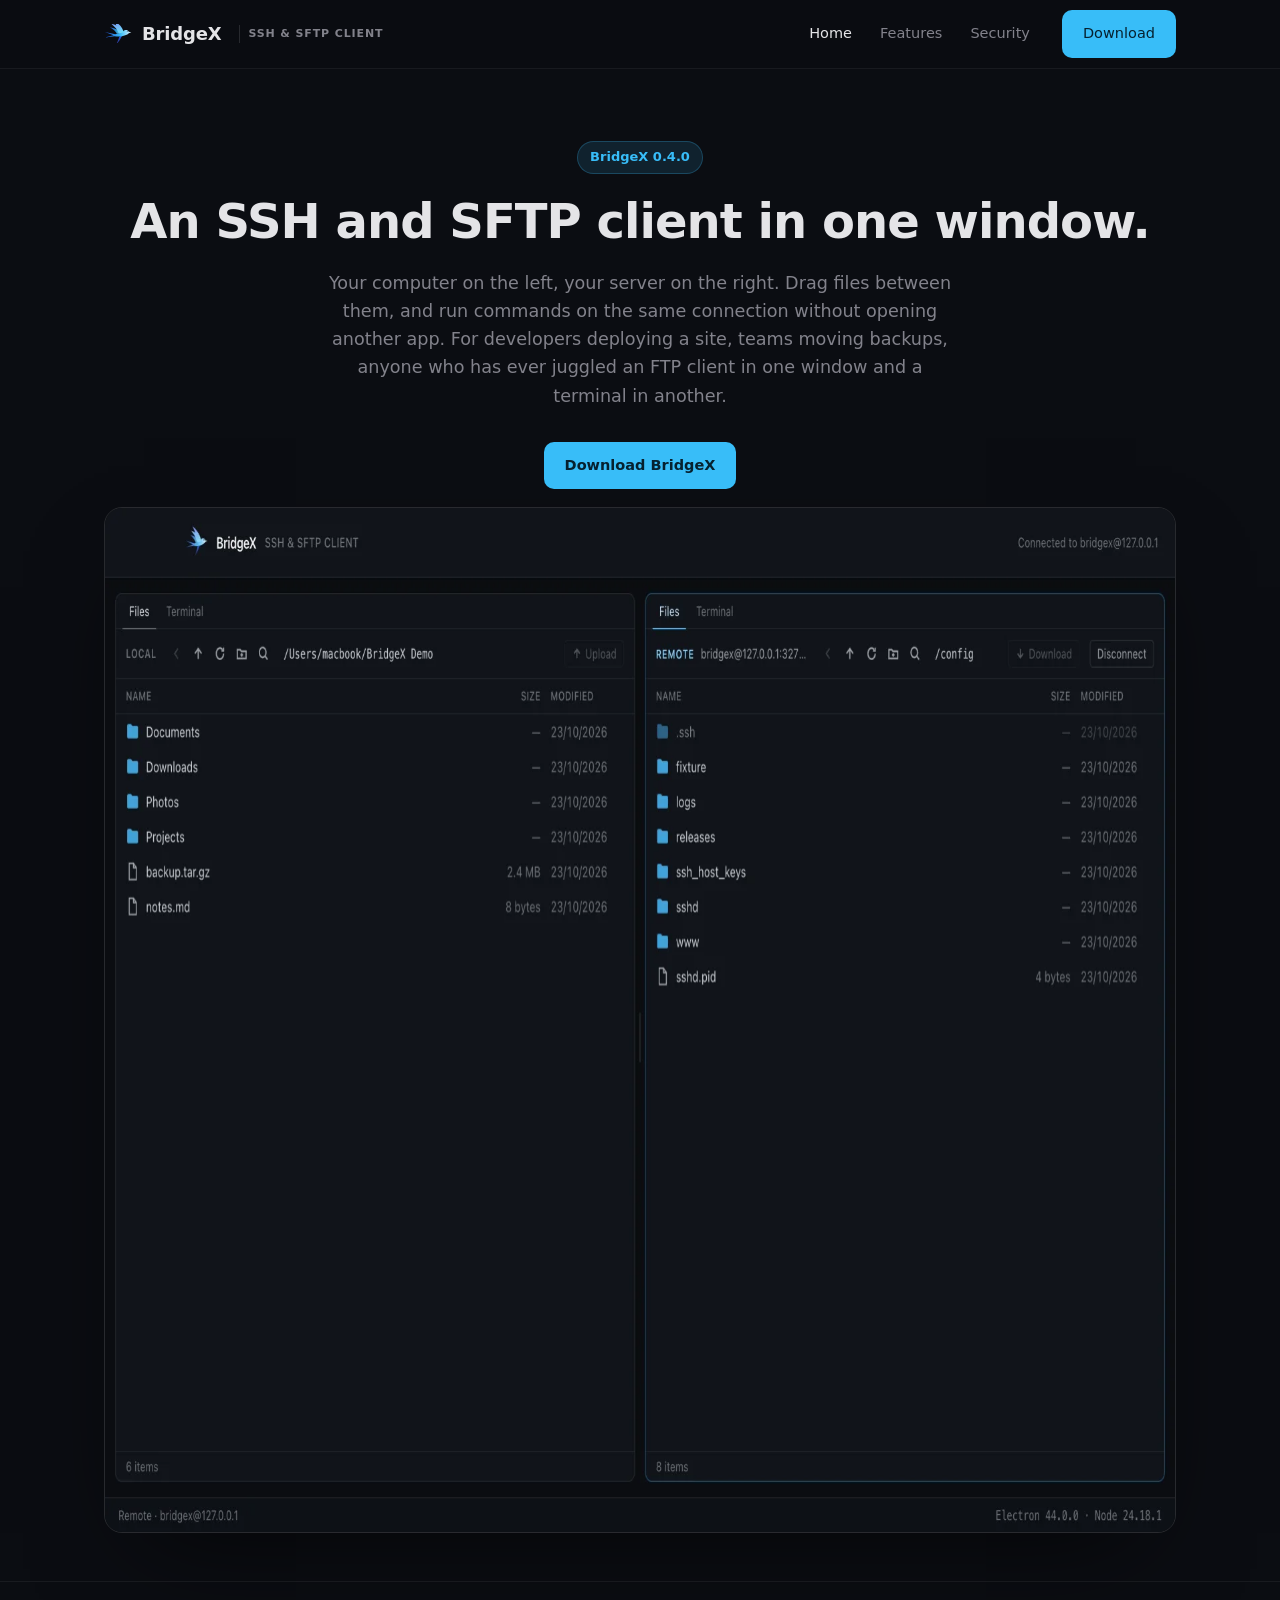
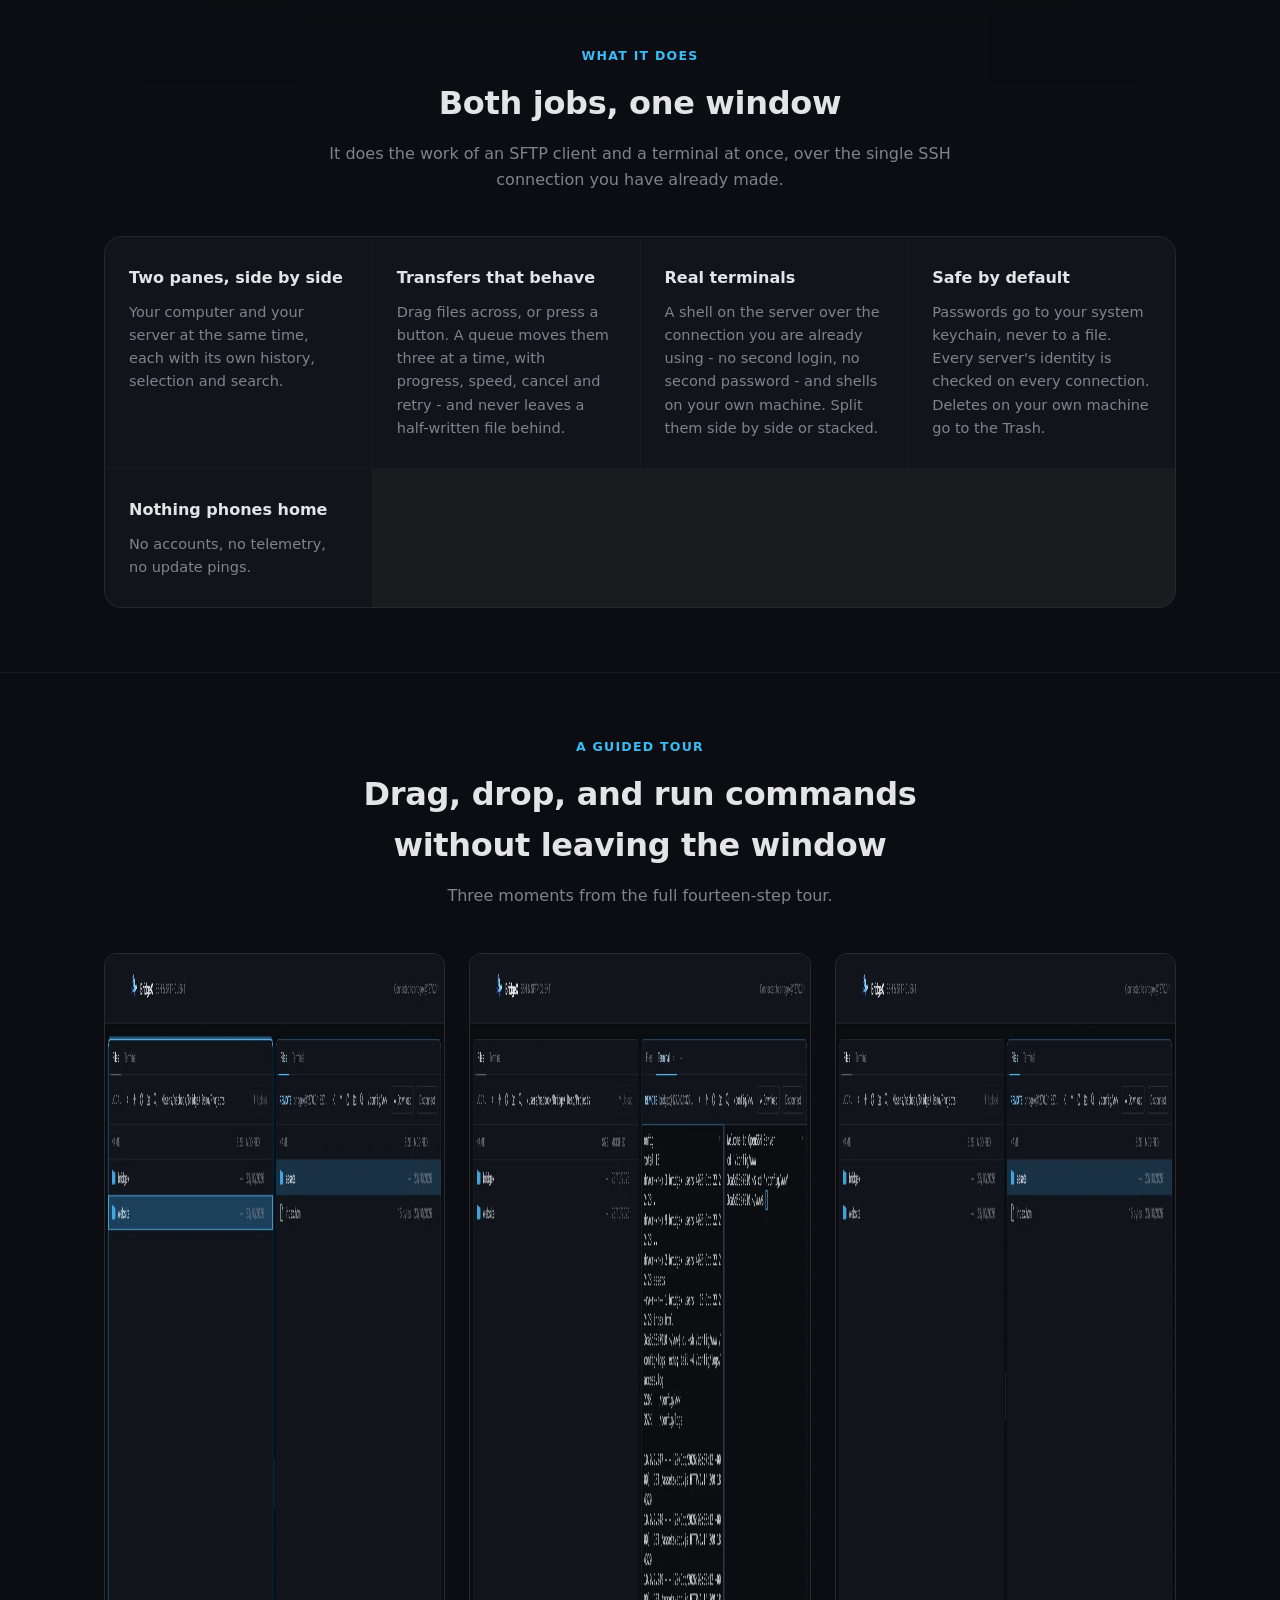
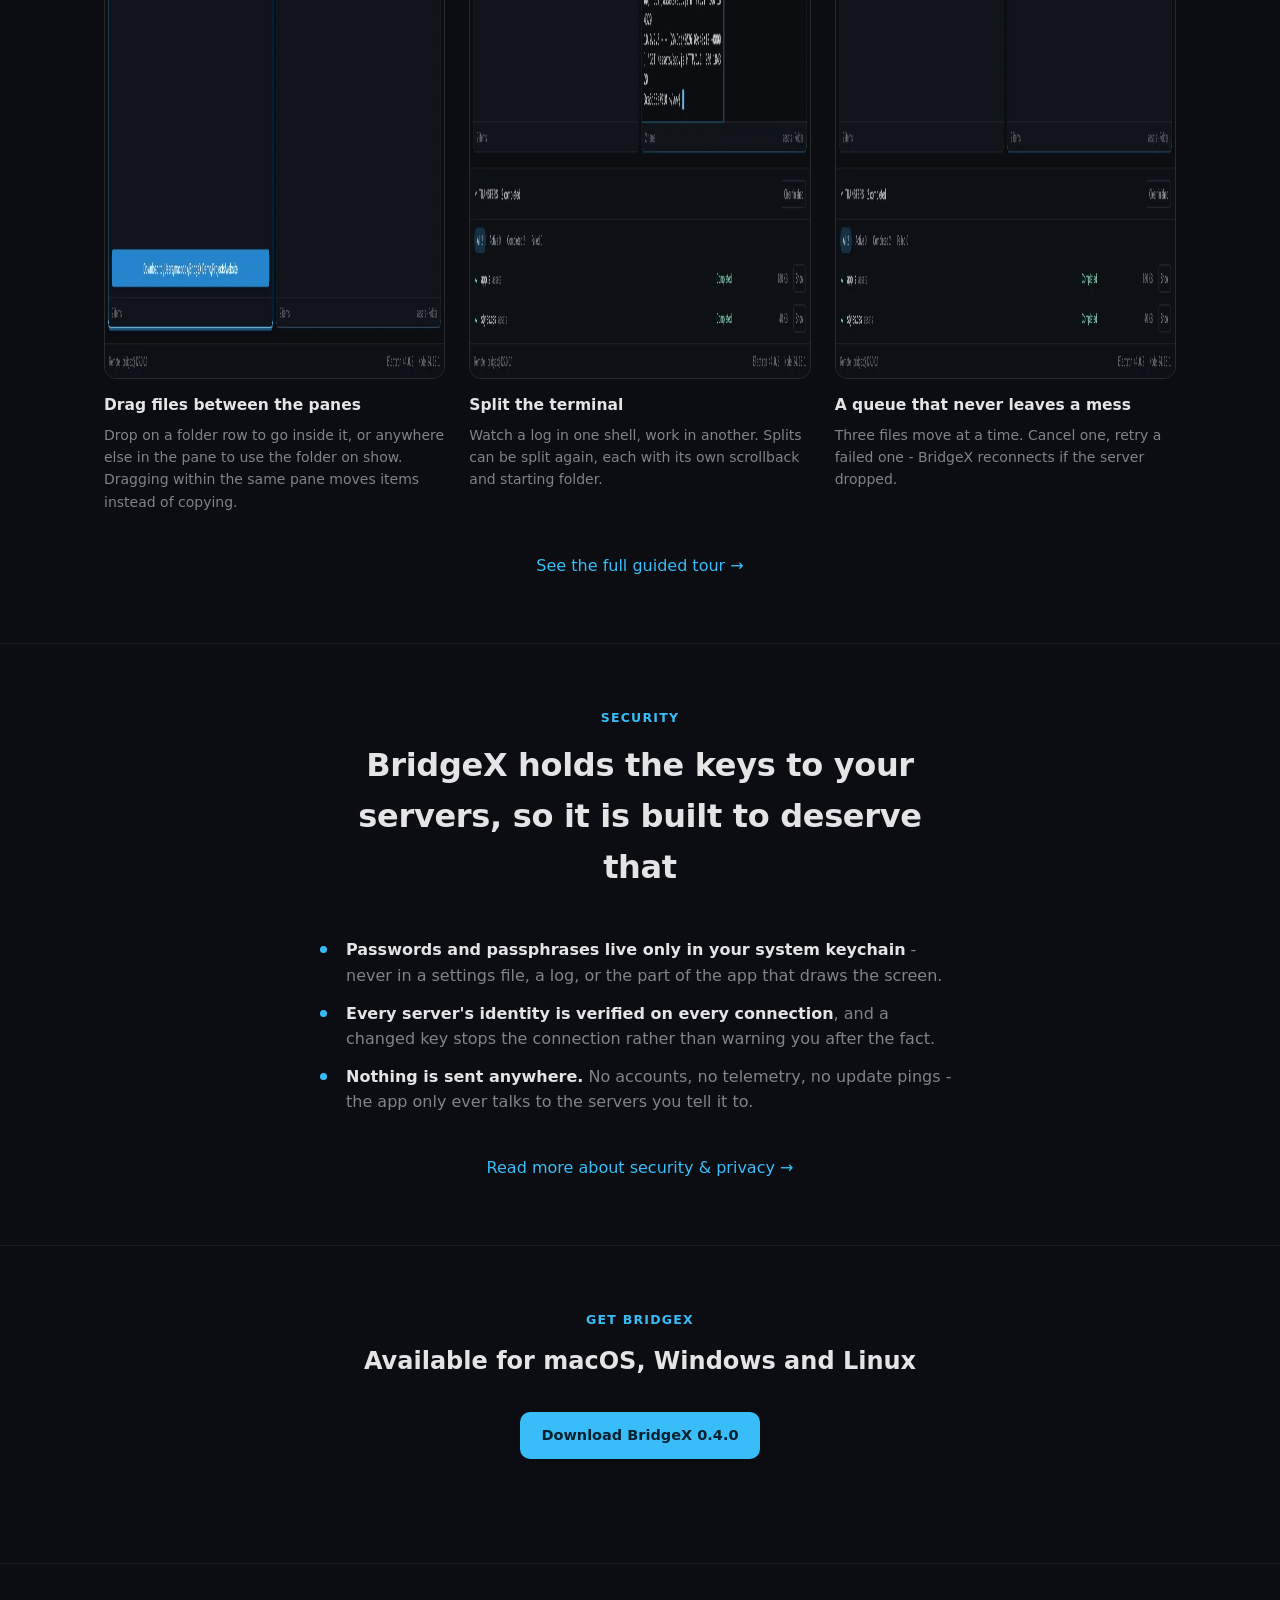
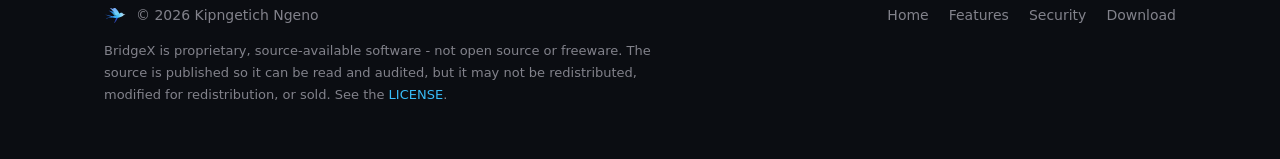
<file: index.html>
<!doctype html>
<html lang="en">
<head>
  <meta charset="utf-8" />
  <meta name="viewport" content="width=device-width, initial-scale=1" />
  <title>BridgeX - an SSH and SFTP client in one window</title>
  <meta name="description" content="BridgeX is a desktop SSH and SFTP client: your computer on the left, your server on the right, with real terminals built in. Drag files between the panes, run commands over the same connection." />
  <meta property="og:type" content="website" />
  <meta property="og:title" content="BridgeX - an SSH and SFTP client in one window" />
  <meta property="og:description" content="Your computer on the left, your server on the right. Drag files between them, and run commands on the same connection without opening another app." />
  <meta property="og:image" content="assets/img/brand/og-icon.png" />
  <meta name="twitter:card" content="summary_large_image" />
  <link rel="icon" type="image/svg+xml" href="assets/img/brand/icon.svg" />
  <link rel="icon" type="image/png" sizes="32x32" href="assets/img/brand/favicon-32.png" />
  <link rel="icon" type="image/png" sizes="16x16" href="assets/img/brand/favicon-16.png" />
  <link rel="apple-touch-icon" href="assets/img/brand/apple-touch-icon.png" />
  <link rel="stylesheet" href="assets/css/styles.css?v=2" />
</head>
<body>
  <header class="site-header">
    <div class="wrap">
      <a class="brand" href="index.html">
        <svg viewBox="0 0 120 80" width="28" height="19" aria-hidden="true" focusable="false">
          <defs>
            <linearGradient id="bm-body-h" x1="0" y1="0" x2="1" y2="0">
              <stop offset="0" stop-color="#1d4ed8"/>
              <stop offset="0.6" stop-color="#38bdf8"/>
              <stop offset="1" stop-color="#e0f2fe"/>
            </linearGradient>
            <linearGradient id="bm-wing-h" x1="0" y1="0" x2="1" y2="1">
              <stop offset="0" stop-color="#818cf8"/>
              <stop offset="1" stop-color="#67e8f9"/>
            </linearGradient>
            <linearGradient id="bm-farwing-h" x1="1" y1="0" x2="0" y2="1">
              <stop offset="0" stop-color="#2563eb"/>
              <stop offset="1" stop-color="#312e81"/>
            </linearGradient>
          </defs>
          <path d="M78 45 C70 55 57 65 37 74 C49 63 58 55 62 49 Z" fill="url(#bm-farwing-h)" transform="rotate(-23.4 78 45)"/>
          <path d="M117 35 L106 32.5 C104 27 97.5 24.5 91.5 25.5 C86 26.5 82.5 29.5 80.5 33 C72 36 60 39.5 48 43.5 L4 34 L41 47.5 L3 57 L45 51.5 C60 55 78 53.5 91 48 C98 45 103 42 106.5 38.5 Z" fill="url(#bm-body-h)"/>
          <g transform="translate(79 39) rotate(18) scale(1.1) translate(-79 -39)">
            <path d="M77 38 C65 30 51 25 26 25 C40 30 52 37 58 44 Z" fill="url(#bm-body-h)" opacity="0.85" transform="rotate(-7.2 77 38)"/>
            <path d="M83 35 C75 20 59 8 28 2 C37 8 43 13 47 17.5 C40 16.5 33 16.5 27 17.5 C43 24 56 32 64 41.5 Z" fill="url(#bm-wing-h)"/>
          </g>
          <circle cx="99.5" cy="31" r="1.9" fill="#0b1026"/>
        </svg>
        <span class="brand-name">BridgeX</span>
        <span class="brand-tag">SSH &amp; SFTP Client</span>
      </a>
      <button class="nav-toggle" aria-label="Toggle menu" aria-expanded="false">
        <svg width="18" height="18" viewBox="0 0 18 18" fill="none" aria-hidden="true"><path d="M2 4.5h14M2 9h14M2 13.5h14" stroke="currentColor" stroke-width="1.4" stroke-linecap="round"/></svg>
      </button>
      <nav class="main-nav">
        <a href="index.html" aria-current="page">Home</a>
        <a href="features.html">Features</a>
        <a href="security.html">Security</a>
        <a class="btn btn-primary" href="download.html">Download</a>
      </nav>
    </div>
  </header>

  <main>
    <section class="hero">
      <div class="wrap">
        <span class="version-pill">BridgeX 0.4.0</span>
        <h1>An SSH and SFTP client in one window.</h1>
        <p class="hero-sub">
          Your computer on the left, your server on the right. Drag files between
          them, and run commands on the same connection without opening another
          app. For developers deploying a site, teams moving backups, anyone
          who has ever juggled an FTP client in one window and a terminal in
          another.
        </p>
        <div class="hero-ctas">
          <a class="btn btn-primary" href="download.html">Download BridgeX</a>
        </div>
        <p class="hero-download-count" data-download-count="total" hidden>⬇ - downloads so far</p>
        <div class="hero-shot">
          <img src="assets/img/screenshots/06-connected.webp" width="1600" height="1024" alt="BridgeX connected to a server, with the local computer on the left and the server's files on the right" loading="eager" />
        </div>
      </div>
    </section>

    <section>
      <div class="wrap">
        <div class="section-head">
          <span class="eyebrow">What it does</span>
          <h2>Both jobs, one window</h2>
          <p>It does the work of an SFTP client and a terminal at once, over the single SSH connection you have already made.</p>
        </div>
        <div class="feature-grid">
          <div class="feature-card">
            <h3>Two panes, side by side</h3>
            <p>Your computer and your server at the same time, each with its own history, selection and search.</p>
          </div>
          <div class="feature-card">
            <h3>Transfers that behave</h3>
            <p>Drag files across, or press a button. A queue moves them three at a time, with progress, speed, cancel and retry - and never leaves a half-written file behind.</p>
          </div>
          <div class="feature-card">
            <h3>Real terminals</h3>
            <p>A shell on the server over the connection you are already using - no second login, no second password - and shells on your own machine. Split them side by side or stacked.</p>
          </div>
          <div class="feature-card">
            <h3>Safe by default</h3>
            <p>Passwords go to your system keychain, never to a file. Every server's identity is checked on every connection. Deletes on your own machine go to the Trash.</p>
          </div>
          <div class="feature-card">
            <h3>Nothing phones home</h3>
            <p>No accounts, no telemetry, no update pings.</p>
          </div>
        </div>
      </div>
    </section>

    <section>
      <div class="wrap">
        <div class="section-head">
          <span class="eyebrow">A guided tour</span>
          <h2>Drag, drop, and run commands without leaving the window</h2>
          <p>Three moments from the full fourteen-step tour.</p>
        </div>
        <div class="tour-grid">
          <div class="tour-card">
            <figure><img src="assets/img/screenshots/08-drag-and-drop.webp" width="1600" height="1024" alt="A folder being dragged from the server pane onto a local folder" loading="lazy" /></figure>
            <h3>Drag files between the panes</h3>
            <p>Drop on a folder row to go inside it, or anywhere else in the pane to use the folder on show. Dragging within the same pane moves items instead of copying.</p>
          </div>
          <div class="tour-card">
            <figure><img src="assets/img/screenshots/11-terminal-split.webp" width="1600" height="1024" alt="One terminal tab divided into two shells, side by side" loading="lazy" /></figure>
            <h3>Split the terminal</h3>
            <p>Watch a log in one shell, work in another. Splits can be split again, each with its own scrollback and starting folder.</p>
          </div>
          <div class="tour-card">
            <figure><img src="assets/img/screenshots/09-transfers.webp" width="1600" height="1024" alt="The transfer queue, with two completed downloads" loading="lazy" /></figure>
            <h3>A queue that never leaves a mess</h3>
            <p>Three files move at a time. Cancel one, retry a failed one - BridgeX reconnects if the server dropped.</p>
          </div>
        </div>
        <div class="center-link">
          <a href="features.html">See the full guided tour →</a>
        </div>
      </div>
    </section>

    <section>
      <div class="wrap">
        <div class="section-head">
          <span class="eyebrow">Security</span>
          <h2>BridgeX holds the keys to your servers, so it is built to deserve that</h2>
        </div>
        <ul class="check-list" style="max-width: 640px; margin: 0 auto;">
          <li><strong>Passwords and passphrases live only in your system keychain</strong> - never in a settings file, a log, or the part of the app that draws the screen.</li>
          <li><strong>Every server's identity is verified on every connection</strong>, and a changed key stops the connection rather than warning you after the fact.</li>
          <li><strong>Nothing is sent anywhere.</strong> No accounts, no telemetry, no update pings - the app only ever talks to the servers you tell it to.</li>
        </ul>
        <div class="center-link">
          <a href="security.html">Read more about security &amp; privacy →</a>
        </div>
      </div>
    </section>

    <section>
      <div class="wrap text-center">
        <span class="eyebrow">Get BridgeX</span>
        <h2 style="margin: 0 0 32px;">Available for macOS, Windows and Linux</h2>
        <a class="btn btn-primary" href="download.html">Download BridgeX 0.4.0</a>
      </div>
    </section>
  </main>

  <footer class="site-footer">
    <div class="wrap">
      <div>
        <div class="footer-brand">
          <svg viewBox="0 0 120 80" width="22" height="15" aria-hidden="true" focusable="false">
            <defs>
              <linearGradient id="bm-body-f" x1="0" y1="0" x2="1" y2="0">
                <stop offset="0" stop-color="#1d4ed8"/>
                <stop offset="0.6" stop-color="#38bdf8"/>
                <stop offset="1" stop-color="#e0f2fe"/>
              </linearGradient>
              <linearGradient id="bm-wing-f" x1="0" y1="0" x2="1" y2="1">
                <stop offset="0" stop-color="#818cf8"/>
                <stop offset="1" stop-color="#67e8f9"/>
              </linearGradient>
              <linearGradient id="bm-farwing-f" x1="1" y1="0" x2="0" y2="1">
                <stop offset="0" stop-color="#2563eb"/>
                <stop offset="1" stop-color="#312e81"/>
              </linearGradient>
            </defs>
            <path d="M78 45 C70 55 57 65 37 74 C49 63 58 55 62 49 Z" fill="url(#bm-farwing-f)" transform="rotate(-23.4 78 45)"/>
            <path d="M117 35 L106 32.5 C104 27 97.5 24.5 91.5 25.5 C86 26.5 82.5 29.5 80.5 33 C72 36 60 39.5 48 43.5 L4 34 L41 47.5 L3 57 L45 51.5 C60 55 78 53.5 91 48 C98 45 103 42 106.5 38.5 Z" fill="url(#bm-body-f)"/>
            <g transform="translate(79 39) rotate(18) scale(1.1) translate(-79 -39)">
              <path d="M77 38 C65 30 51 25 26 25 C40 30 52 37 58 44 Z" fill="url(#bm-body-f)" opacity="0.85" transform="rotate(-7.2 77 38)"/>
              <path d="M83 35 C75 20 59 8 28 2 C37 8 43 13 47 17.5 C40 16.5 33 16.5 27 17.5 C43 24 56 32 64 41.5 Z" fill="url(#bm-wing-f)"/>
            </g>
            <circle cx="99.5" cy="31" r="1.9" fill="#0b1026"/>
          </svg>
          <span>© 2026 Kipngetich Ngeno</span>
        </div>
        <p class="footer-note">
          BridgeX is proprietary, source-available software - not open source
          or freeware. The source is published so it can be read and audited,
          but it may not be redistributed, modified for redistribution, or
          sold. See the
          <a href="https://github.com/Kipngetich33/FileBird/blob/main/LICENSE" target="_blank" rel="noopener">LICENSE</a>.
        </p>
      </div>
      <nav class="footer-links">
        <a href="index.html">Home</a>
        <a href="features.html">Features</a>
        <a href="security.html">Security</a>
        <a href="download.html">Download</a>
      </nav>
    </div>
  </footer>

  <script src="assets/js/download-config.js?v=2"></script>
  <script src="assets/js/main.js?v=2"></script>
</body>
</html>
</file>
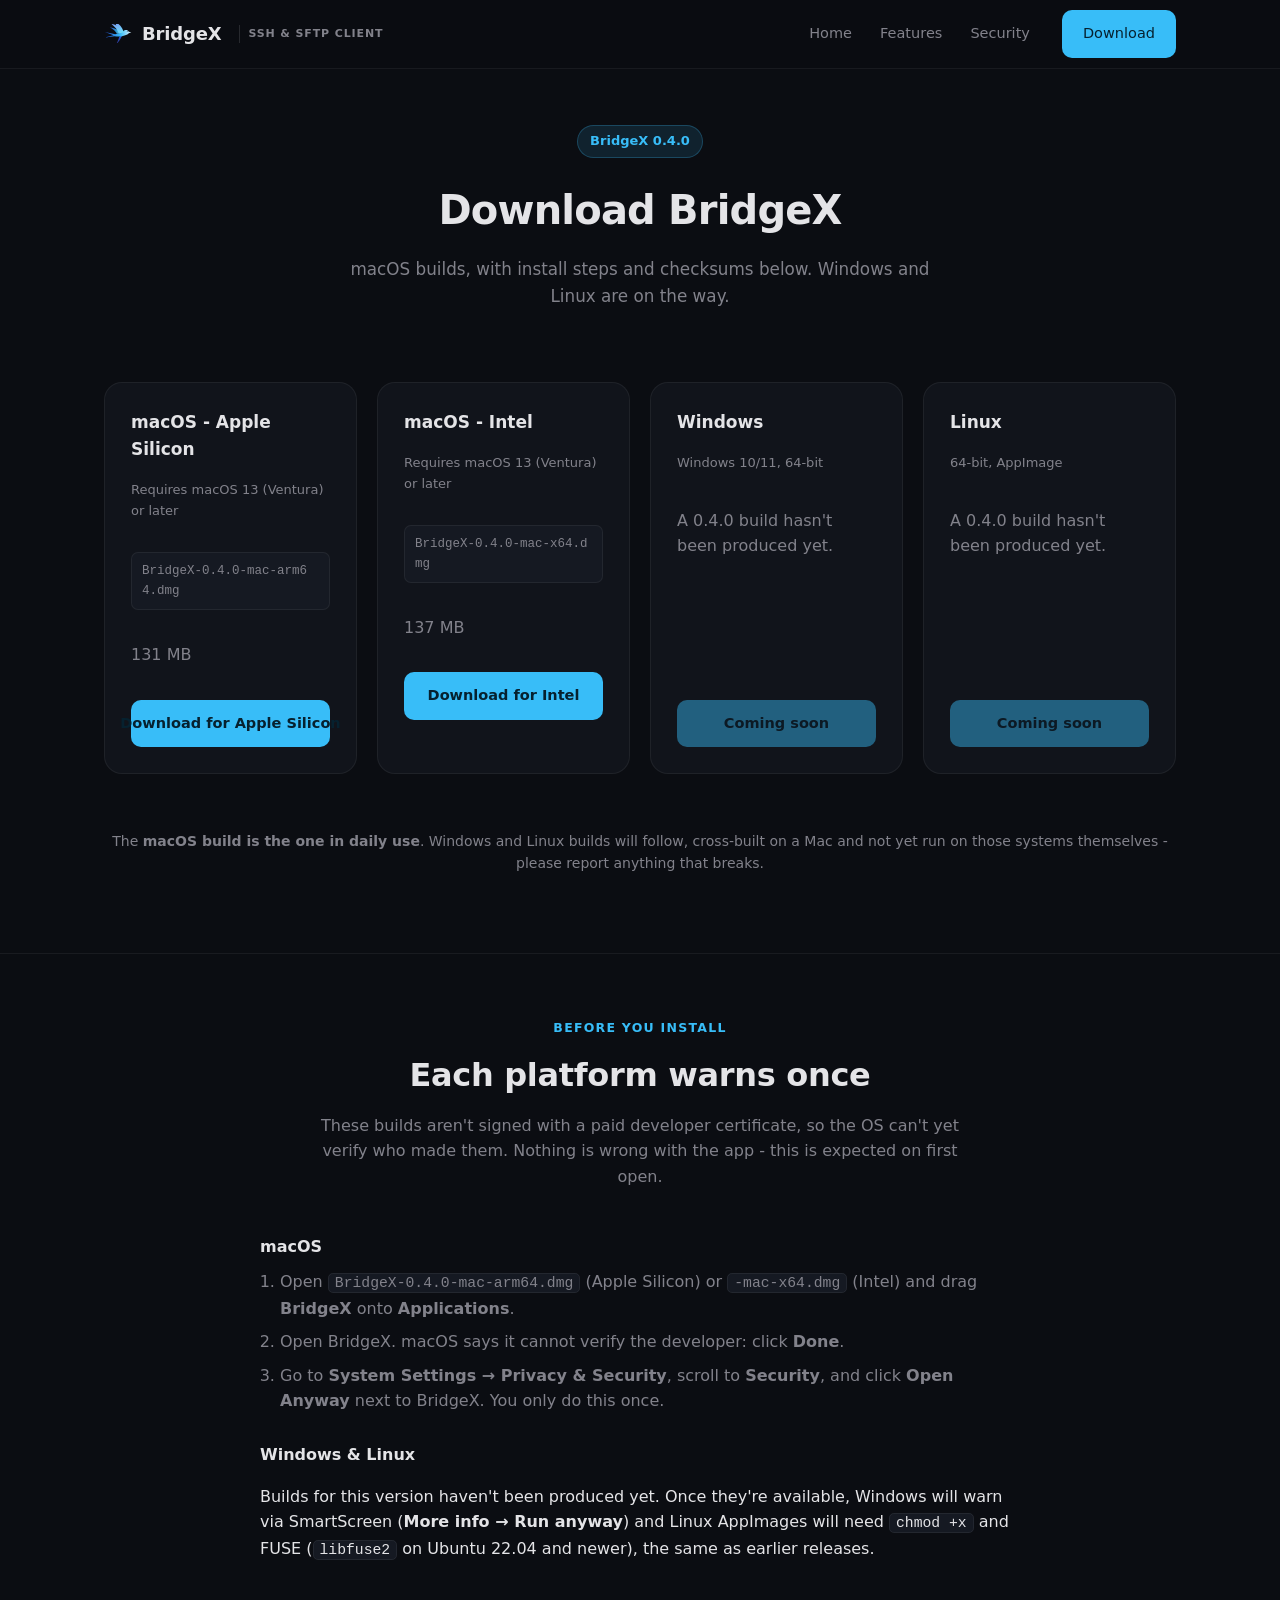
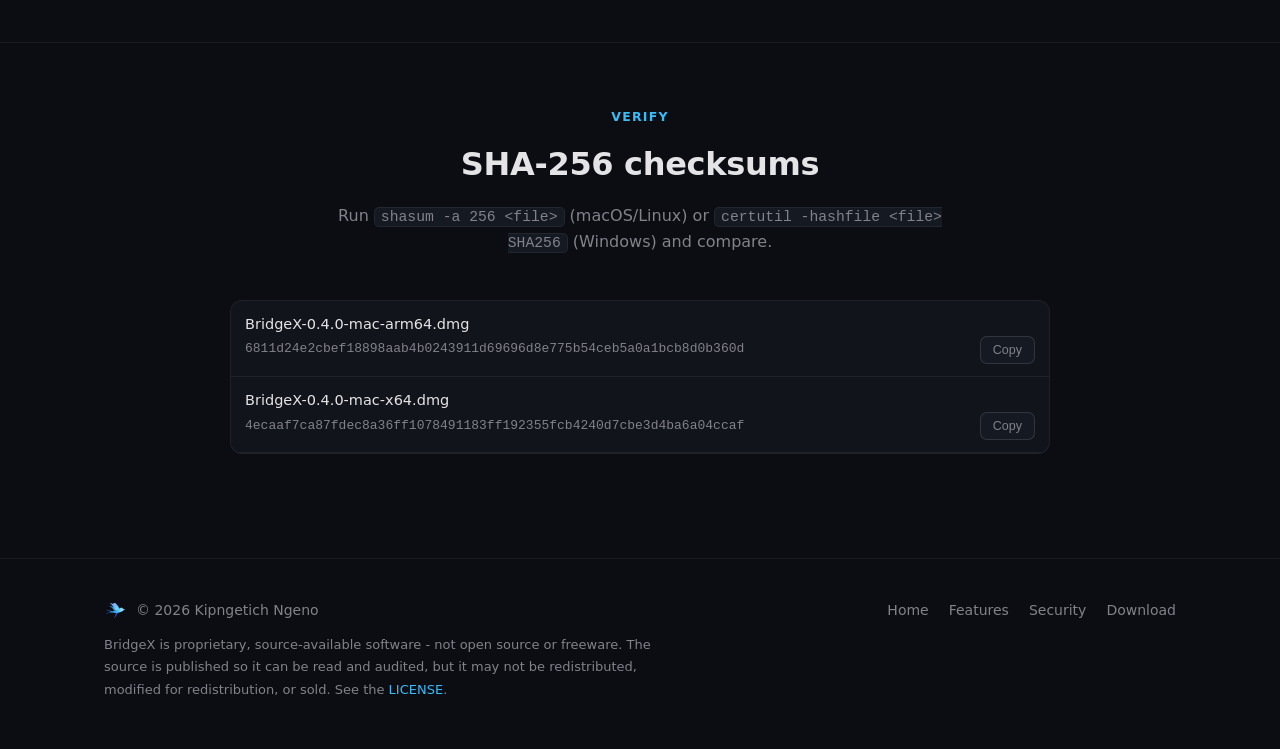
<file: download.html>
<!doctype html>
<html lang="en">
<head>
  <meta charset="utf-8" />
  <meta name="viewport" content="width=device-width, initial-scale=1" />
  <title>Download BridgeX 0.4.0</title>
  <meta name="description" content="Download BridgeX 0.4.0 for macOS (Apple Silicon or Intel), with install steps and SHA-256 checksums. Windows and Linux builds are on the way." />
  <meta property="og:type" content="website" />
  <meta property="og:title" content="Download BridgeX 0.4.0" />
  <meta property="og:description" content="BridgeX for macOS - install steps and checksums. Windows and Linux builds are coming soon." />
  <meta property="og:image" content="assets/img/brand/og-icon.png" />
  <meta name="twitter:card" content="summary_large_image" />
  <link rel="icon" type="image/svg+xml" href="assets/img/brand/icon.svg" />
  <link rel="icon" type="image/png" sizes="32x32" href="assets/img/brand/favicon-32.png" />
  <link rel="icon" type="image/png" sizes="16x16" href="assets/img/brand/favicon-16.png" />
  <link rel="apple-touch-icon" href="assets/img/brand/apple-touch-icon.png" />
  <link rel="stylesheet" href="assets/css/styles.css?v=2" />
</head>
<body>
  <header class="site-header">
    <div class="wrap">
      <a class="brand" href="index.html">
        <svg viewBox="0 0 120 80" width="28" height="19" aria-hidden="true" focusable="false">
          <defs>
            <linearGradient id="bm-body-h" x1="0" y1="0" x2="1" y2="0">
              <stop offset="0" stop-color="#1d4ed8"/>
              <stop offset="0.6" stop-color="#38bdf8"/>
              <stop offset="1" stop-color="#e0f2fe"/>
            </linearGradient>
            <linearGradient id="bm-wing-h" x1="0" y1="0" x2="1" y2="1">
              <stop offset="0" stop-color="#818cf8"/>
              <stop offset="1" stop-color="#67e8f9"/>
            </linearGradient>
            <linearGradient id="bm-farwing-h" x1="1" y1="0" x2="0" y2="1">
              <stop offset="0" stop-color="#2563eb"/>
              <stop offset="1" stop-color="#312e81"/>
            </linearGradient>
          </defs>
          <path d="M78 45 C70 55 57 65 37 74 C49 63 58 55 62 49 Z" fill="url(#bm-farwing-h)" transform="rotate(-23.4 78 45)"/>
          <path d="M117 35 L106 32.5 C104 27 97.5 24.5 91.5 25.5 C86 26.5 82.5 29.5 80.5 33 C72 36 60 39.5 48 43.5 L4 34 L41 47.5 L3 57 L45 51.5 C60 55 78 53.5 91 48 C98 45 103 42 106.5 38.5 Z" fill="url(#bm-body-h)"/>
          <g transform="translate(79 39) rotate(18) scale(1.1) translate(-79 -39)">
            <path d="M77 38 C65 30 51 25 26 25 C40 30 52 37 58 44 Z" fill="url(#bm-body-h)" opacity="0.85" transform="rotate(-7.2 77 38)"/>
            <path d="M83 35 C75 20 59 8 28 2 C37 8 43 13 47 17.5 C40 16.5 33 16.5 27 17.5 C43 24 56 32 64 41.5 Z" fill="url(#bm-wing-h)"/>
          </g>
          <circle cx="99.5" cy="31" r="1.9" fill="#0b1026"/>
        </svg>
        <span class="brand-name">BridgeX</span>
        <span class="brand-tag">SSH &amp; SFTP Client</span>
      </a>
      <button class="nav-toggle" aria-label="Toggle menu" aria-expanded="false">
        <svg width="18" height="18" viewBox="0 0 18 18" fill="none" aria-hidden="true"><path d="M2 4.5h14M2 9h14M2 13.5h14" stroke="currentColor" stroke-width="1.4" stroke-linecap="round"/></svg>
      </button>
      <nav class="main-nav">
        <a href="index.html">Home</a>
        <a href="features.html">Features</a>
        <a href="security.html">Security</a>
        <a class="btn btn-primary" href="download.html" aria-current="page">Download</a>
      </nav>
    </div>
  </header>

  <main>
    <div class="page-header">
      <div class="wrap">
        <span class="version-pill">BridgeX 0.4.0</span>
        <h1>Download BridgeX</h1>
        <p>macOS builds, with install steps and checksums below. Windows and Linux are on the way.</p>
        <p class="download-total" data-download-count="total" hidden>- downloads so far</p>
      </div>
    </div>

    <section>
      <div class="wrap">
        <div class="release-banner" data-release-banner>
          <span class="dot"></span>
          <div>
            <strong>The v0.4.0 release isn't published yet.</strong>
            <p>The links on this page are placeholders until the GitHub Release at
              <code>github.com/bridgexhq/BridgeX/releases/tag/v0.4.0</code> goes live. Check back soon, or watch the repository for the release.</p>
          </div>
        </div>

        <div class="platform-grid">
          <div class="platform-card">
            <h3>macOS - Apple Silicon</h3>
            <p class="platform-req">Requires macOS 13 (Ventura) or later</p>
            <p class="platform-file">BridgeX-0.4.0-mac-arm64.dmg</p>
            <p class="platform-size">131 MB <span class="platform-downloads" data-download-count="mac-arm64" hidden>· - downloads</span></p>
            <a class="btn btn-primary btn-block" style="margin-top: 16px;" data-download="mac-arm64" href="#">Download for Apple Silicon</a>
          </div>
          <div class="platform-card">
            <h3>macOS - Intel</h3>
            <p class="platform-req">Requires macOS 13 (Ventura) or later</p>
            <p class="platform-file">BridgeX-0.4.0-mac-x64.dmg</p>
            <p class="platform-size">137 MB <span class="platform-downloads" data-download-count="mac-x64" hidden>· - downloads</span></p>
            <a class="btn btn-primary btn-block" style="margin-top: 16px;" data-download="mac-x64" href="#">Download for Intel</a>
          </div>
          <div class="platform-card">
            <h3>Windows</h3>
            <p class="platform-req">Windows 10/11, 64-bit</p>
            <p class="platform-size" style="margin-bottom: 16px;">A 0.4.0 build hasn't been produced yet.</p>
            <a class="btn btn-primary btn-block" style="margin-top: auto;" data-download="win-x64" href="#">Coming soon</a>
          </div>
          <div class="platform-card">
            <h3>Linux</h3>
            <p class="platform-req">64-bit, AppImage</p>
            <p class="platform-size" style="margin-bottom: 16px;">A 0.4.0 build hasn't been produced yet.</p>
            <a class="btn btn-primary btn-block" style="margin-top: auto;" data-download="linux-x86_64" href="#">Coming soon</a>
          </div>
        </div>

        <p class="text-center" style="color: var(--text-muted); font-size: 14px;">
          The <strong>macOS build is the one in daily use</strong>. Windows and Linux builds will follow,
          cross-built on a Mac and not yet run on those systems themselves - please report anything that breaks.
        </p>
      </div>
    </section>

    <section>
      <div class="wrap">
        <div class="section-head">
          <span class="eyebrow">Before you install</span>
          <h2>Each platform warns once</h2>
          <p>These builds aren't signed with a paid developer certificate, so the OS can't yet verify who made them. Nothing is wrong with the app - this is expected on first open.</p>
        </div>
        <div class="install-steps" style="max-width: 760px; margin: 0 auto;">
          <h3>macOS</h3>
          <ol>
            <li>Open <code>BridgeX-0.4.0-mac-arm64.dmg</code> (Apple Silicon) or <code>-mac-x64.dmg</code> (Intel) and drag <strong>BridgeX</strong> onto <strong>Applications</strong>.</li>
            <li>Open BridgeX. macOS says it cannot verify the developer: click <strong>Done</strong>.</li>
            <li>Go to <strong>System Settings → Privacy &amp; Security</strong>, scroll to <strong>Security</strong>, and click <strong>Open Anyway</strong> next to BridgeX. You only do this once.</li>
          </ol>

          <h3>Windows &amp; Linux</h3>
          <p>Builds for this version haven't been produced yet. Once they're available, Windows will warn via SmartScreen (<strong>More info → Run anyway</strong>) and Linux AppImages will need <code>chmod +x</code> and FUSE (<code>libfuse2</code> on Ubuntu 22.04 and newer), the same as earlier releases.</p>
        </div>
      </div>
    </section>

    <section>
      <div class="wrap">
        <div class="section-head">
          <span class="eyebrow">Verify</span>
          <h2>SHA-256 checksums</h2>
          <p>Run <code>shasum -a 256 &lt;file&gt;</code> (macOS/Linux) or <code>certutil -hashfile &lt;file&gt; SHA256</code> (Windows) and compare.</p>
        </div>
        <div class="table-wrap" style="max-width: 820px; margin: 0 auto;">
          <table>
            <tbody>
              <tr>
                <td>
                  <div>BridgeX-0.4.0-mac-arm64.dmg</div>
                  <div class="checksum-row">
                    <span class="checksum-hash">6811d24e2cbef18898aab4b0243911d69696d8e775b54ceb5a0a1bcb8d0b360d</span>
                    <button class="copy-btn" data-copy="6811d24e2cbef18898aab4b0243911d69696d8e775b54ceb5a0a1bcb8d0b360d">Copy</button>
                  </div>
                </td>
              </tr>
              <tr>
                <td>
                  <div>BridgeX-0.4.0-mac-x64.dmg</div>
                  <div class="checksum-row">
                    <span class="checksum-hash">4ecaaf7ca87fdec8a36ff1078491183ff192355fcb4240d7cbe3d4ba6a04ccaf</span>
                    <button class="copy-btn" data-copy="4ecaaf7ca87fdec8a36ff1078491183ff192355fcb4240d7cbe3d4ba6a04ccaf">Copy</button>
                  </div>
                </td>
              </tr>
            </tbody>
          </table>
        </div>
      </div>
    </section>
  </main>

  <footer class="site-footer">
    <div class="wrap">
      <div>
        <div class="footer-brand">
          <svg viewBox="0 0 120 80" width="22" height="15" aria-hidden="true" focusable="false">
            <defs>
              <linearGradient id="bm-body-f" x1="0" y1="0" x2="1" y2="0">
                <stop offset="0" stop-color="#1d4ed8"/>
                <stop offset="0.6" stop-color="#38bdf8"/>
                <stop offset="1" stop-color="#e0f2fe"/>
              </linearGradient>
              <linearGradient id="bm-wing-f" x1="0" y1="0" x2="1" y2="1">
                <stop offset="0" stop-color="#818cf8"/>
                <stop offset="1" stop-color="#67e8f9"/>
              </linearGradient>
              <linearGradient id="bm-farwing-f" x1="1" y1="0" x2="0" y2="1">
                <stop offset="0" stop-color="#2563eb"/>
                <stop offset="1" stop-color="#312e81"/>
              </linearGradient>
            </defs>
            <path d="M78 45 C70 55 57 65 37 74 C49 63 58 55 62 49 Z" fill="url(#bm-farwing-f)" transform="rotate(-23.4 78 45)"/>
            <path d="M117 35 L106 32.5 C104 27 97.5 24.5 91.5 25.5 C86 26.5 82.5 29.5 80.5 33 C72 36 60 39.5 48 43.5 L4 34 L41 47.5 L3 57 L45 51.5 C60 55 78 53.5 91 48 C98 45 103 42 106.5 38.5 Z" fill="url(#bm-body-f)"/>
            <g transform="translate(79 39) rotate(18) scale(1.1) translate(-79 -39)">
              <path d="M77 38 C65 30 51 25 26 25 C40 30 52 37 58 44 Z" fill="url(#bm-body-f)" opacity="0.85" transform="rotate(-7.2 77 38)"/>
              <path d="M83 35 C75 20 59 8 28 2 C37 8 43 13 47 17.5 C40 16.5 33 16.5 27 17.5 C43 24 56 32 64 41.5 Z" fill="url(#bm-wing-f)"/>
            </g>
            <circle cx="99.5" cy="31" r="1.9" fill="#0b1026"/>
          </svg>
          <span>© 2026 Kipngetich Ngeno</span>
        </div>
        <p class="footer-note">
          BridgeX is proprietary, source-available software - not open source
          or freeware. The source is published so it can be read and audited,
          but it may not be redistributed, modified for redistribution, or
          sold. See the
          <a href="https://github.com/Kipngetich33/FileBird/blob/main/LICENSE" target="_blank" rel="noopener">LICENSE</a>.
        </p>
      </div>
      <nav class="footer-links">
        <a href="index.html">Home</a>
        <a href="features.html">Features</a>
        <a href="security.html">Security</a>
        <a href="download.html">Download</a>
      </nav>
    </div>
  </footer>

  <script src="assets/js/download-config.js?v=2"></script>
  <script src="assets/js/main.js?v=2"></script>
</body>
</html>
</file>
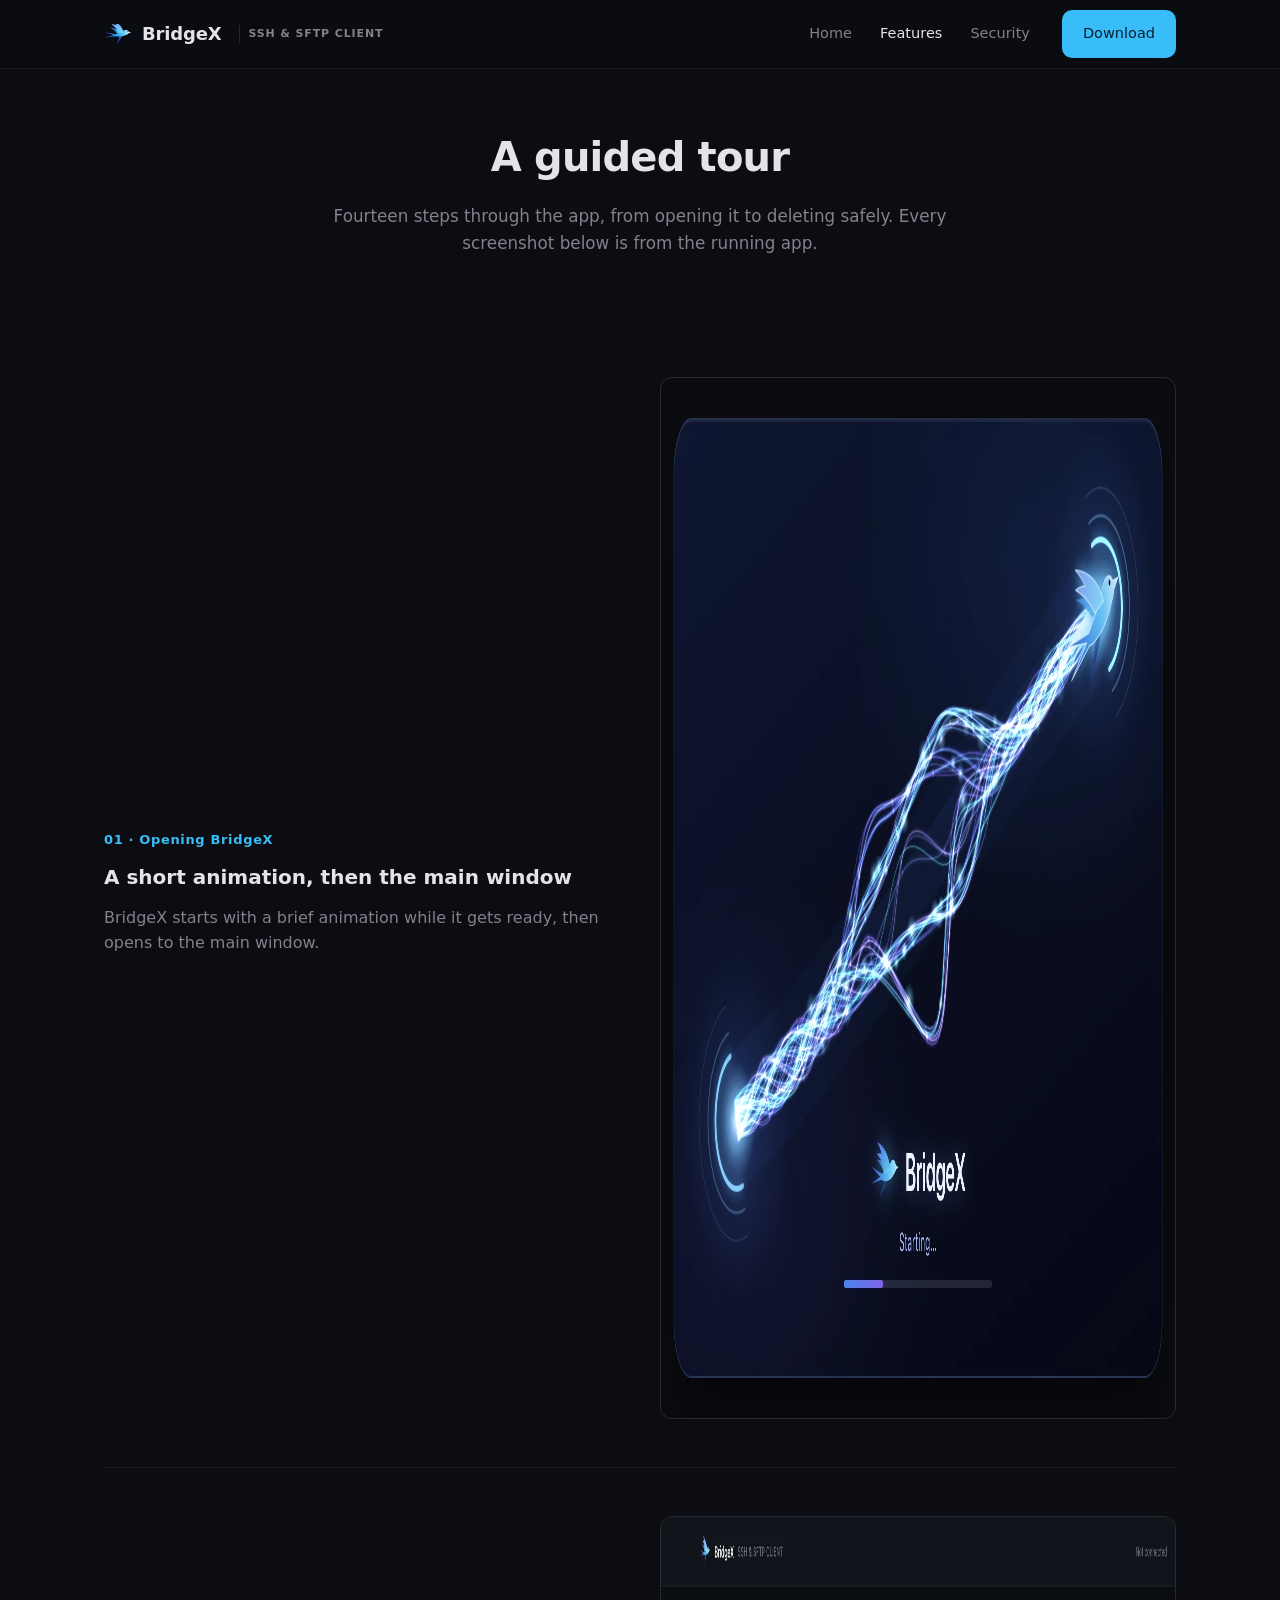
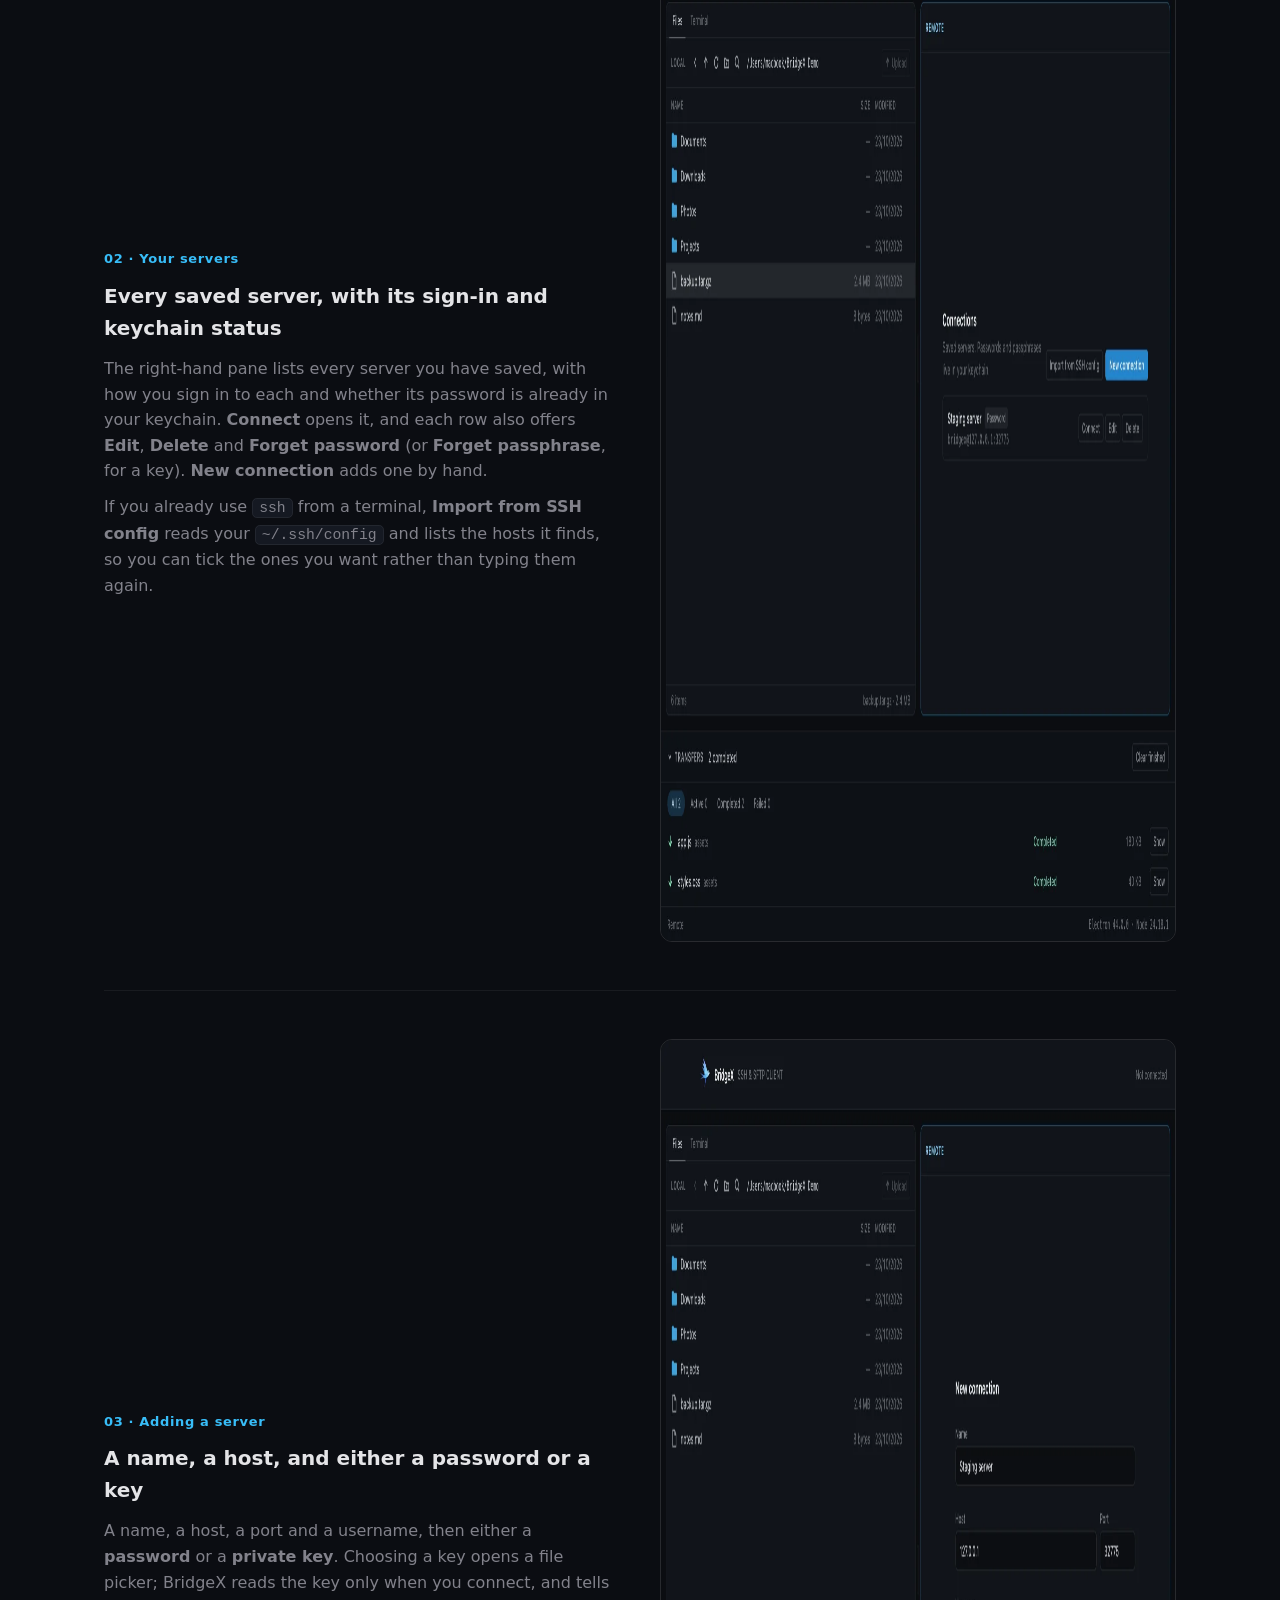
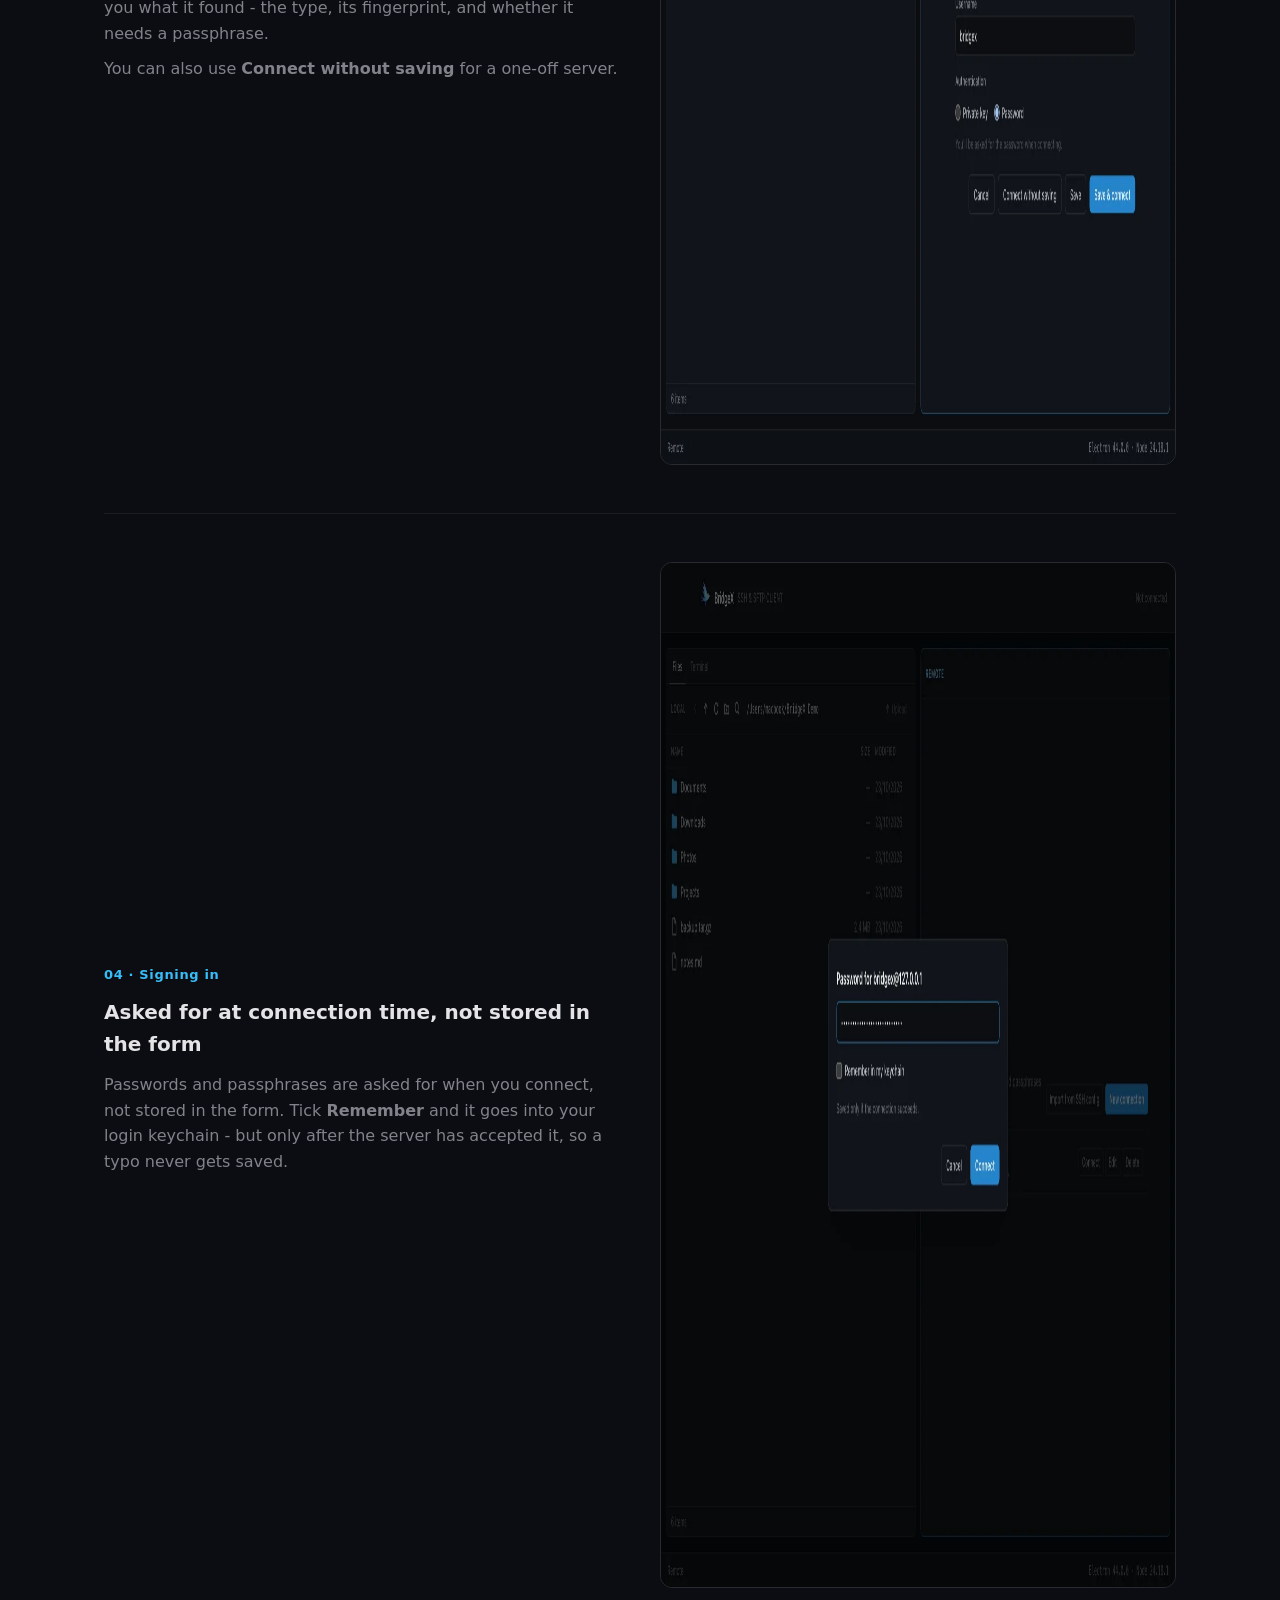
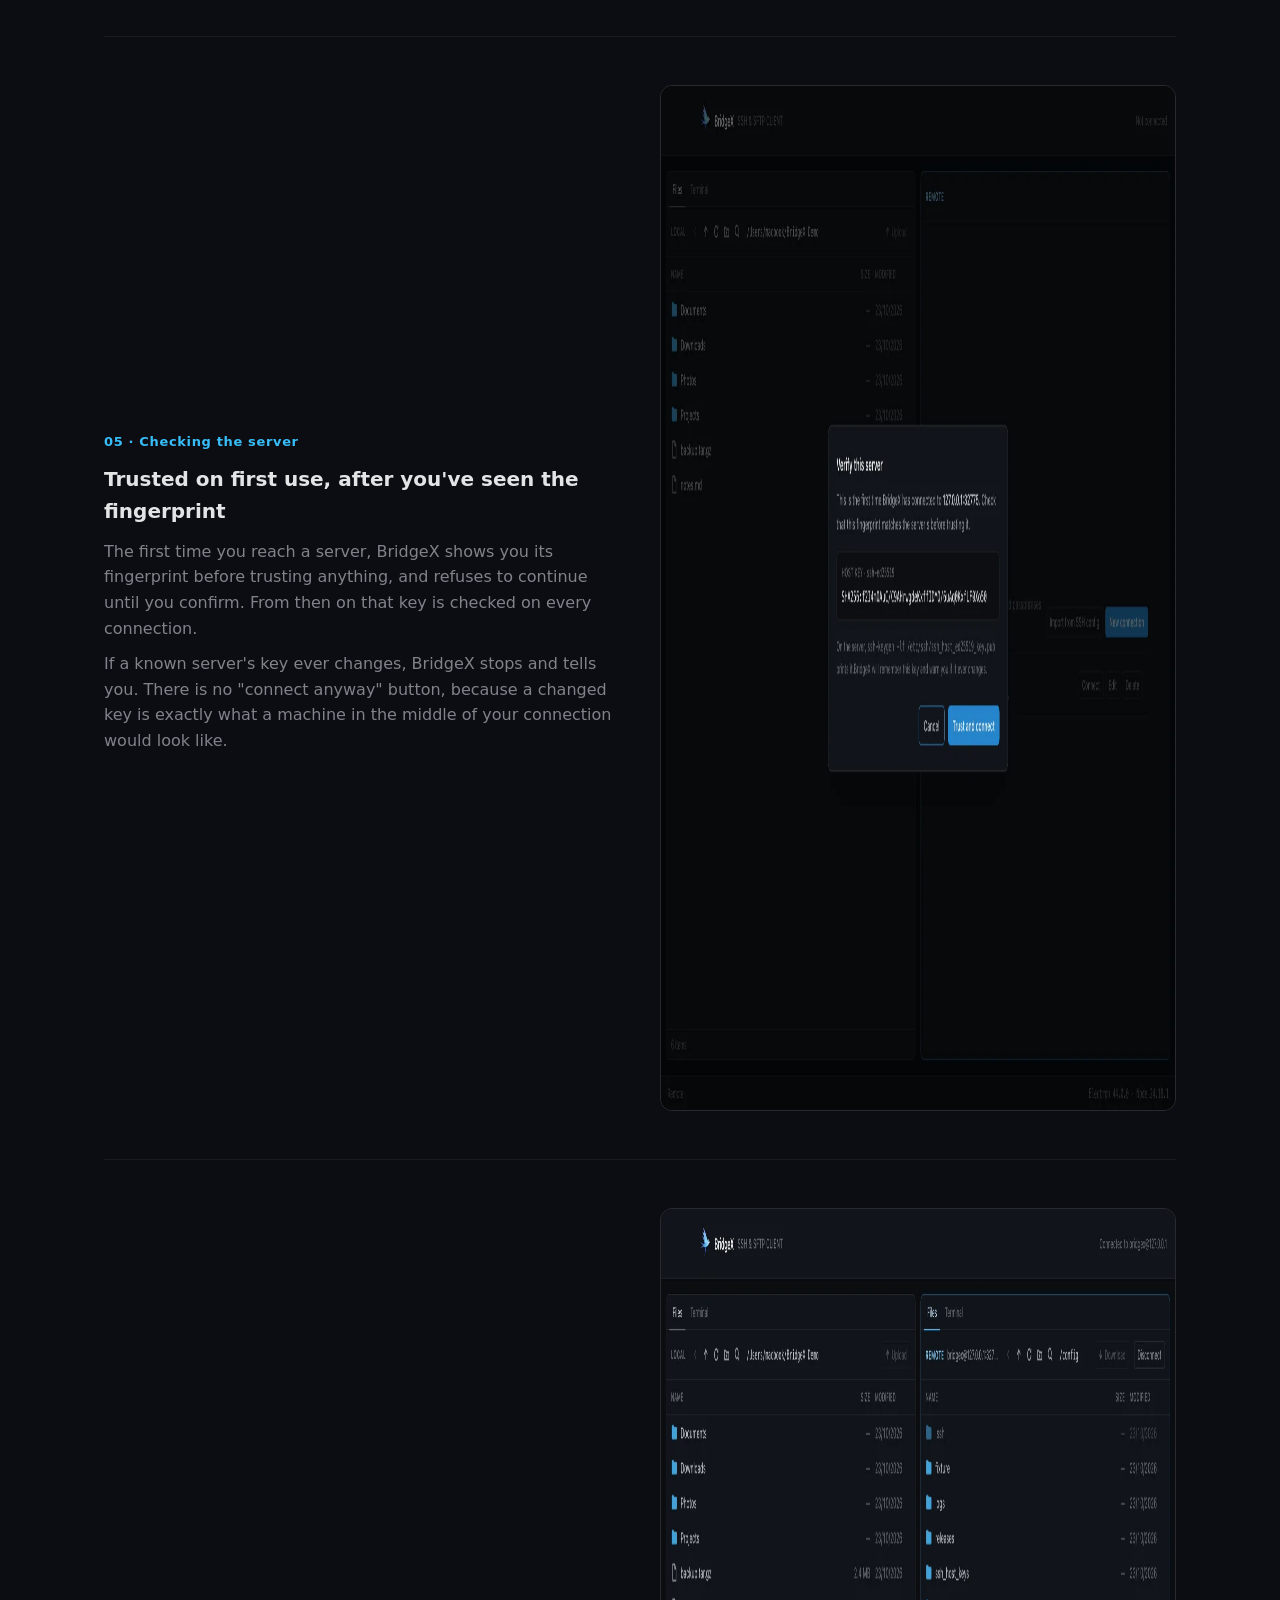
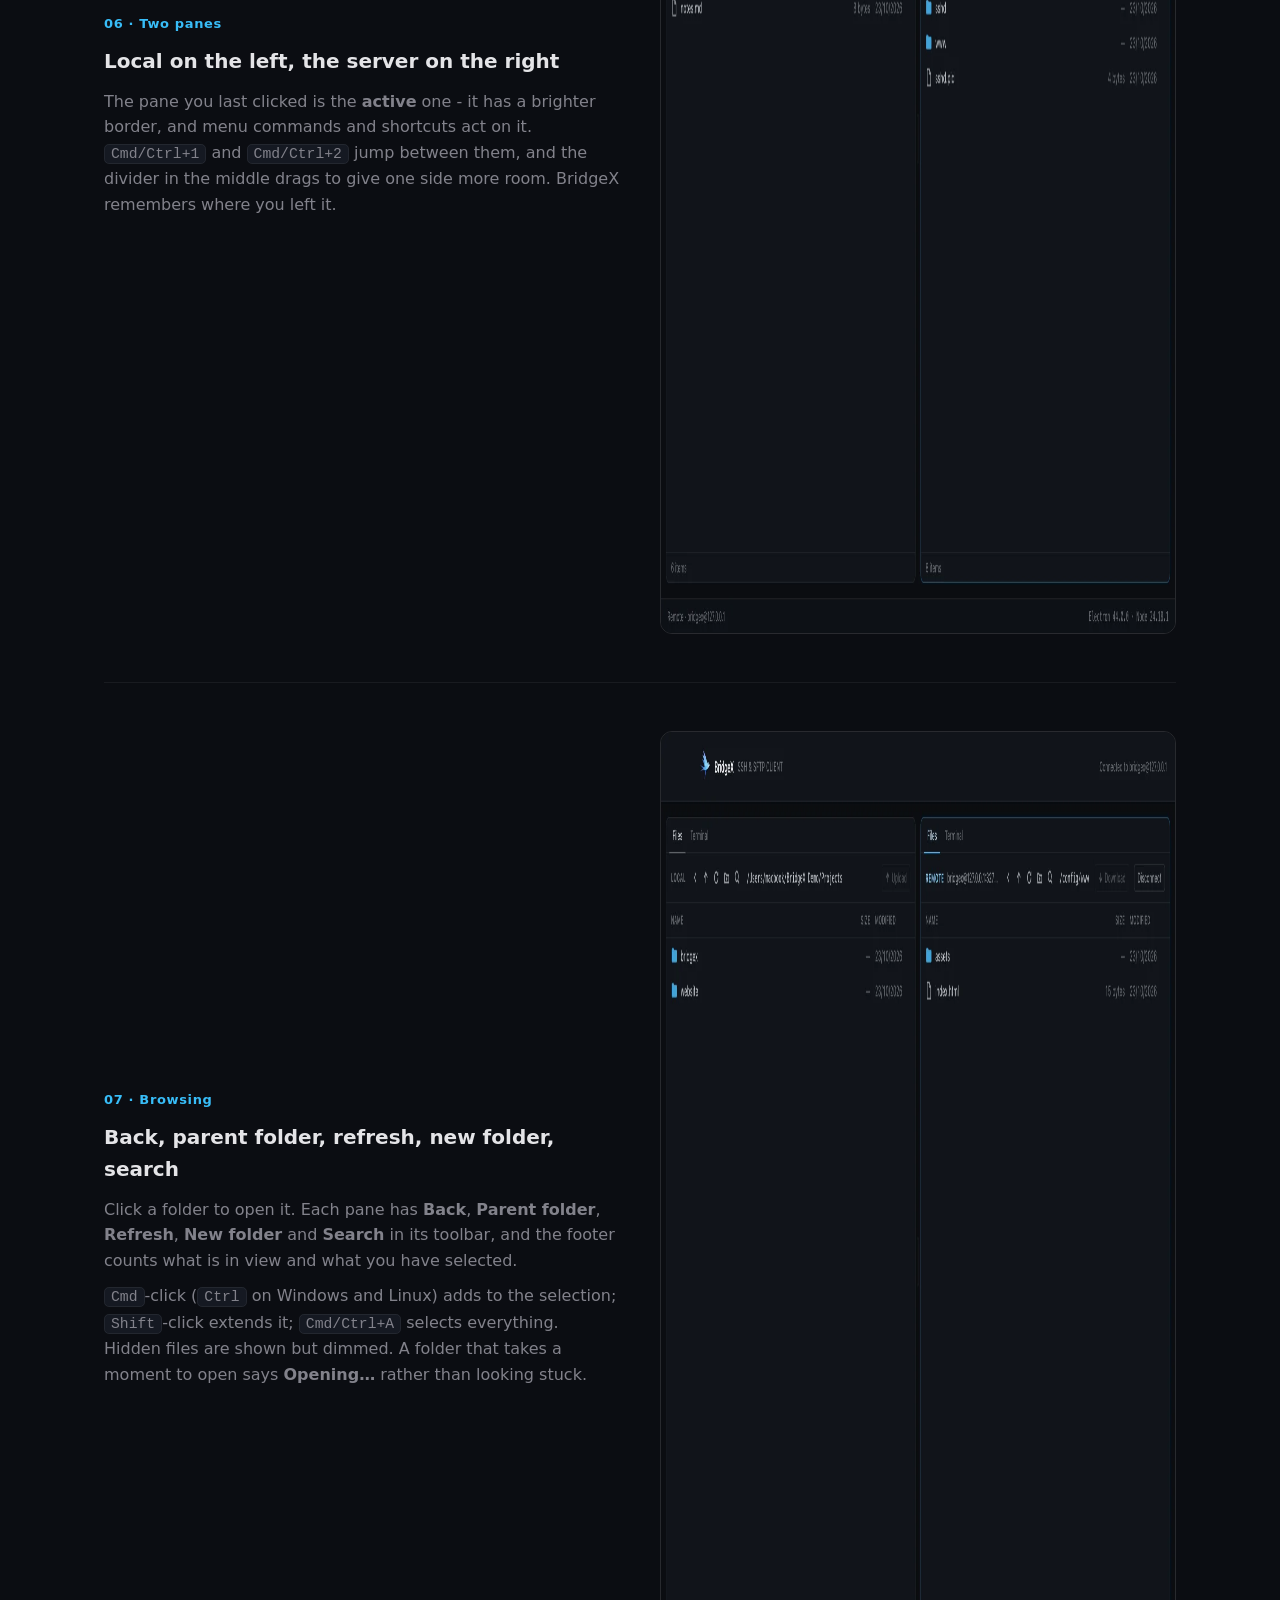
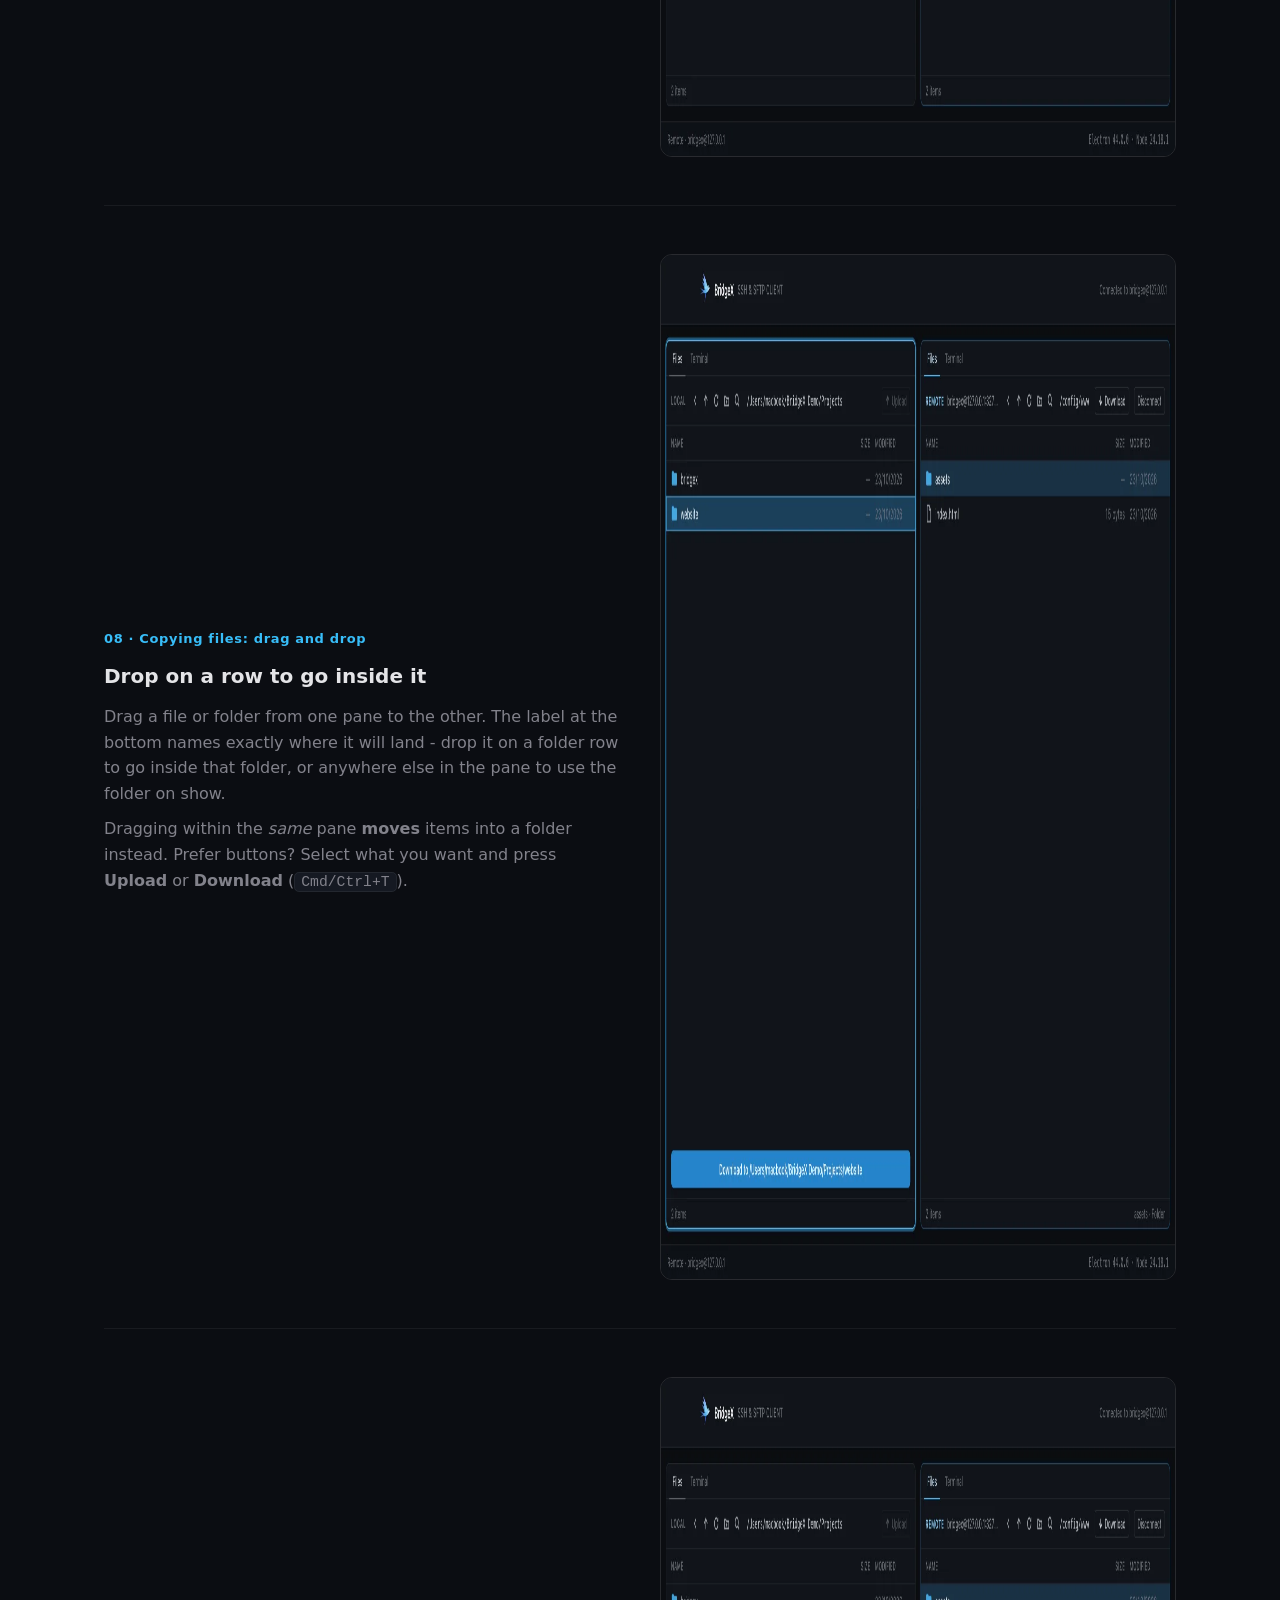
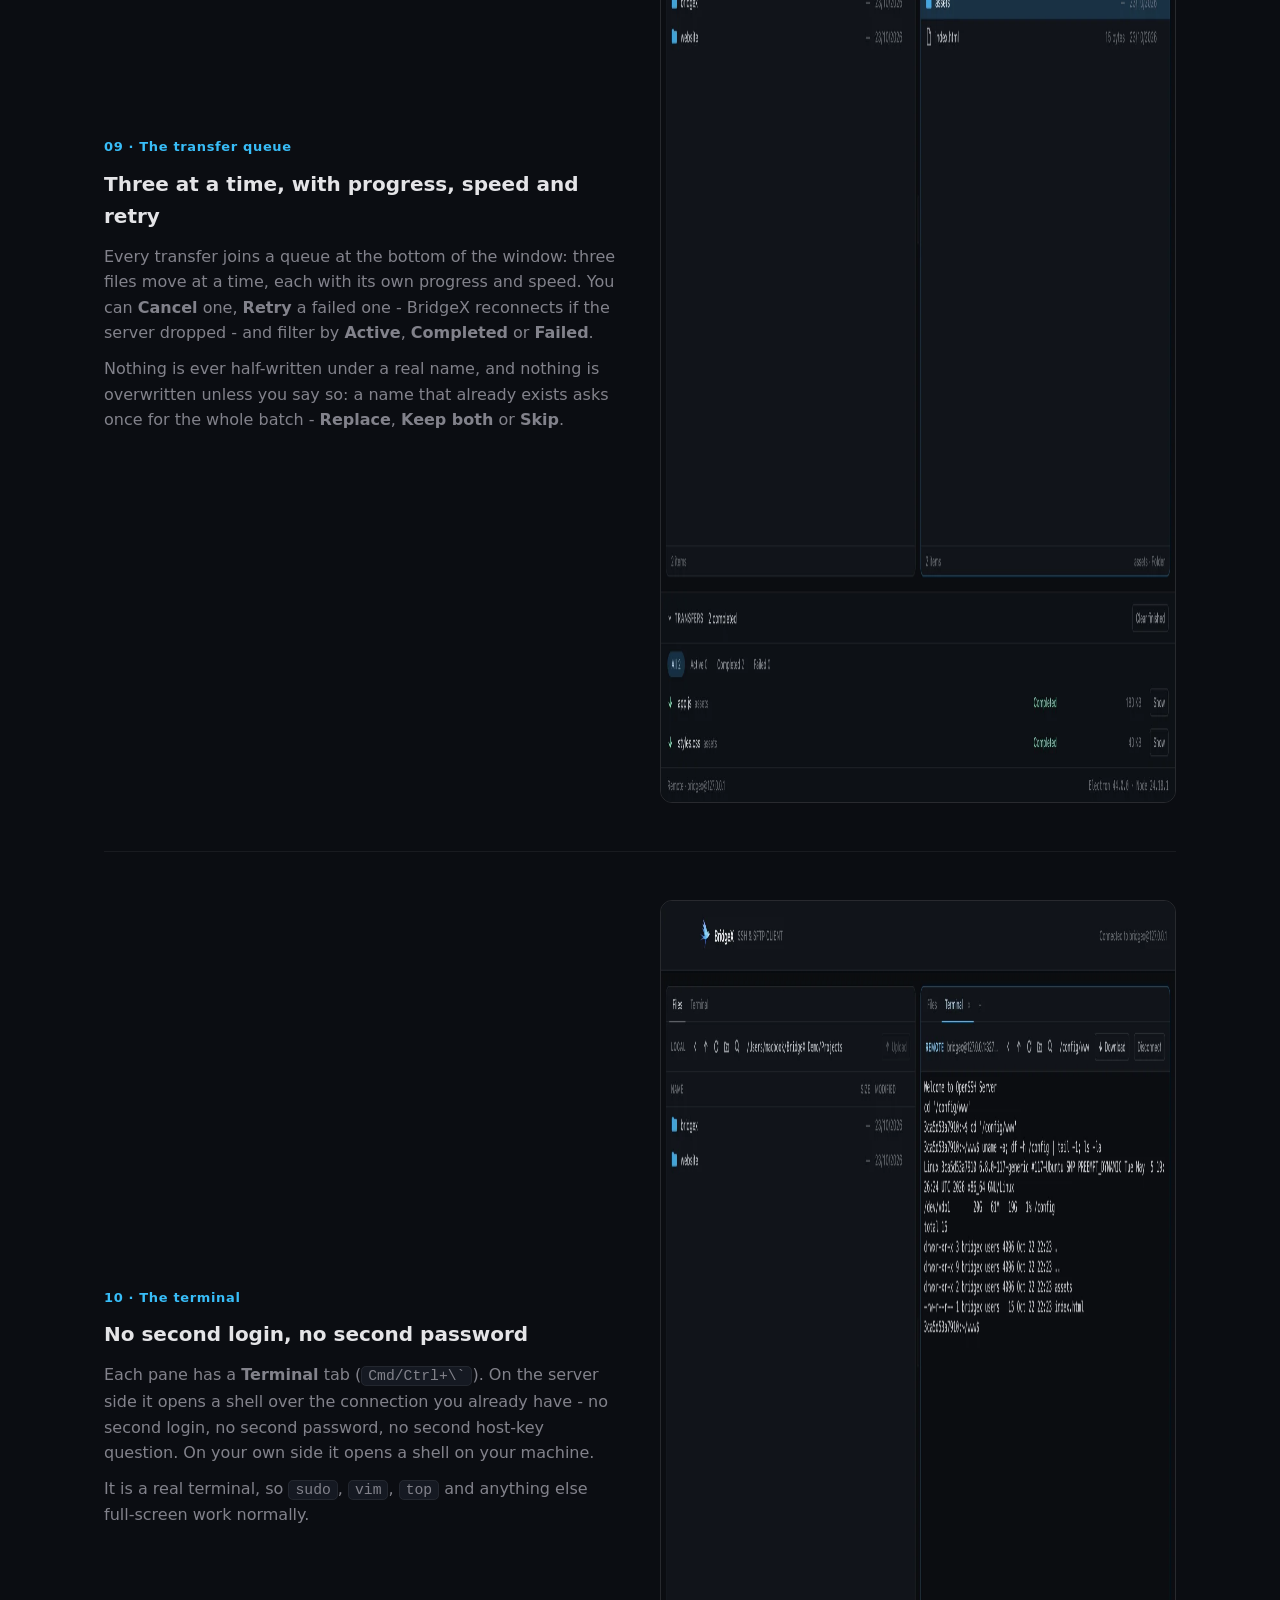
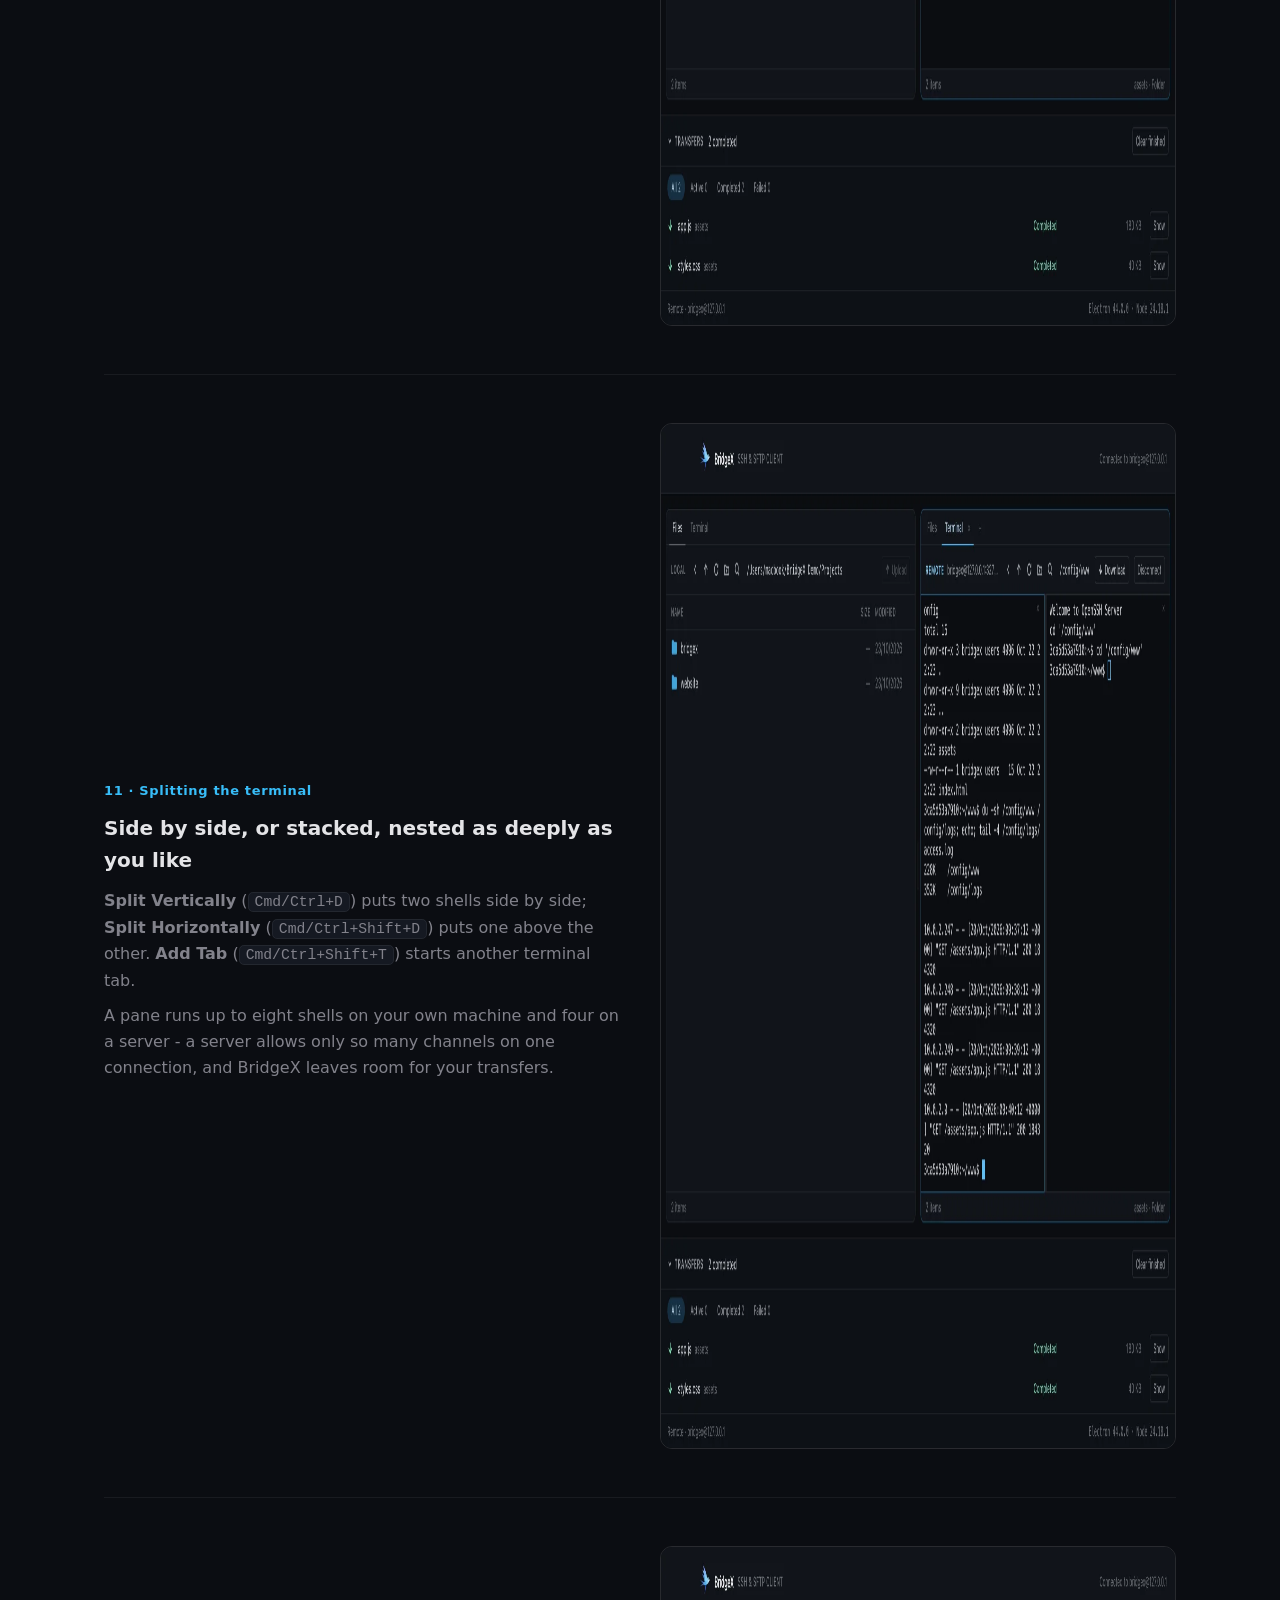
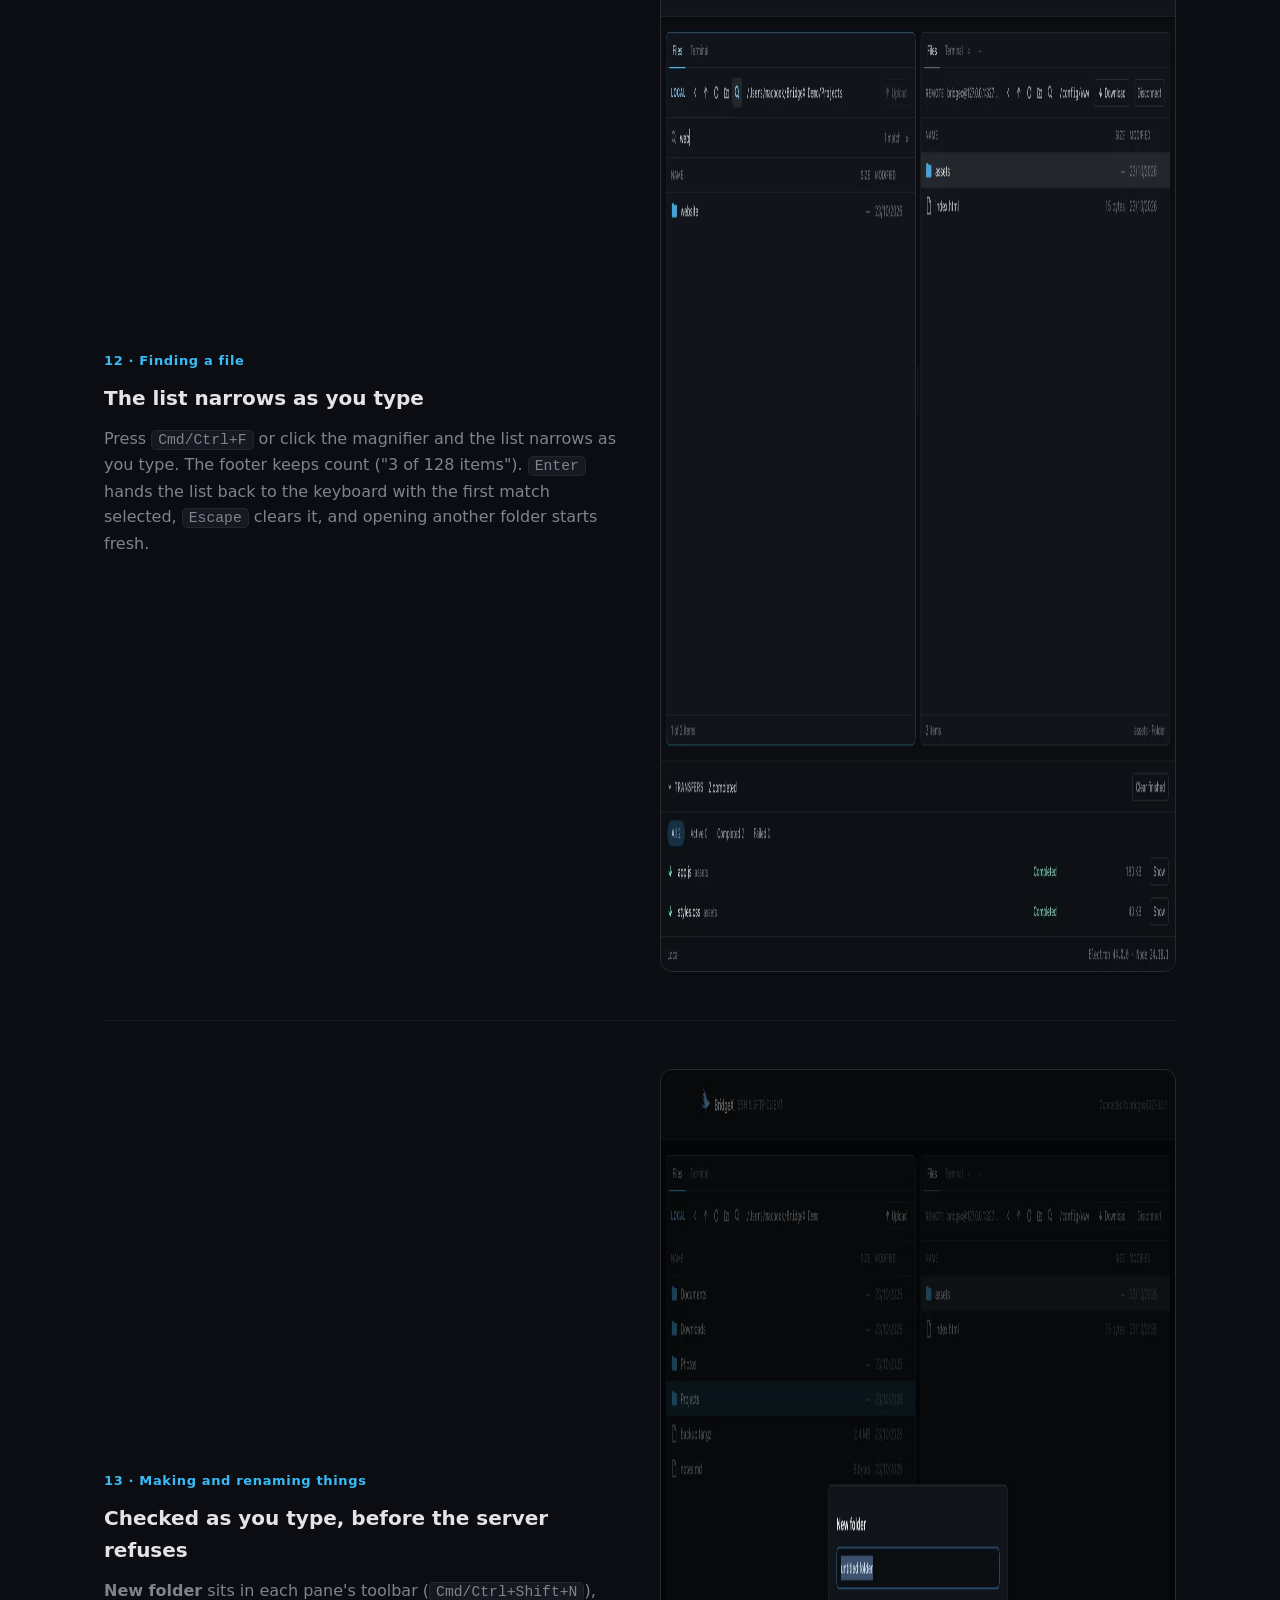
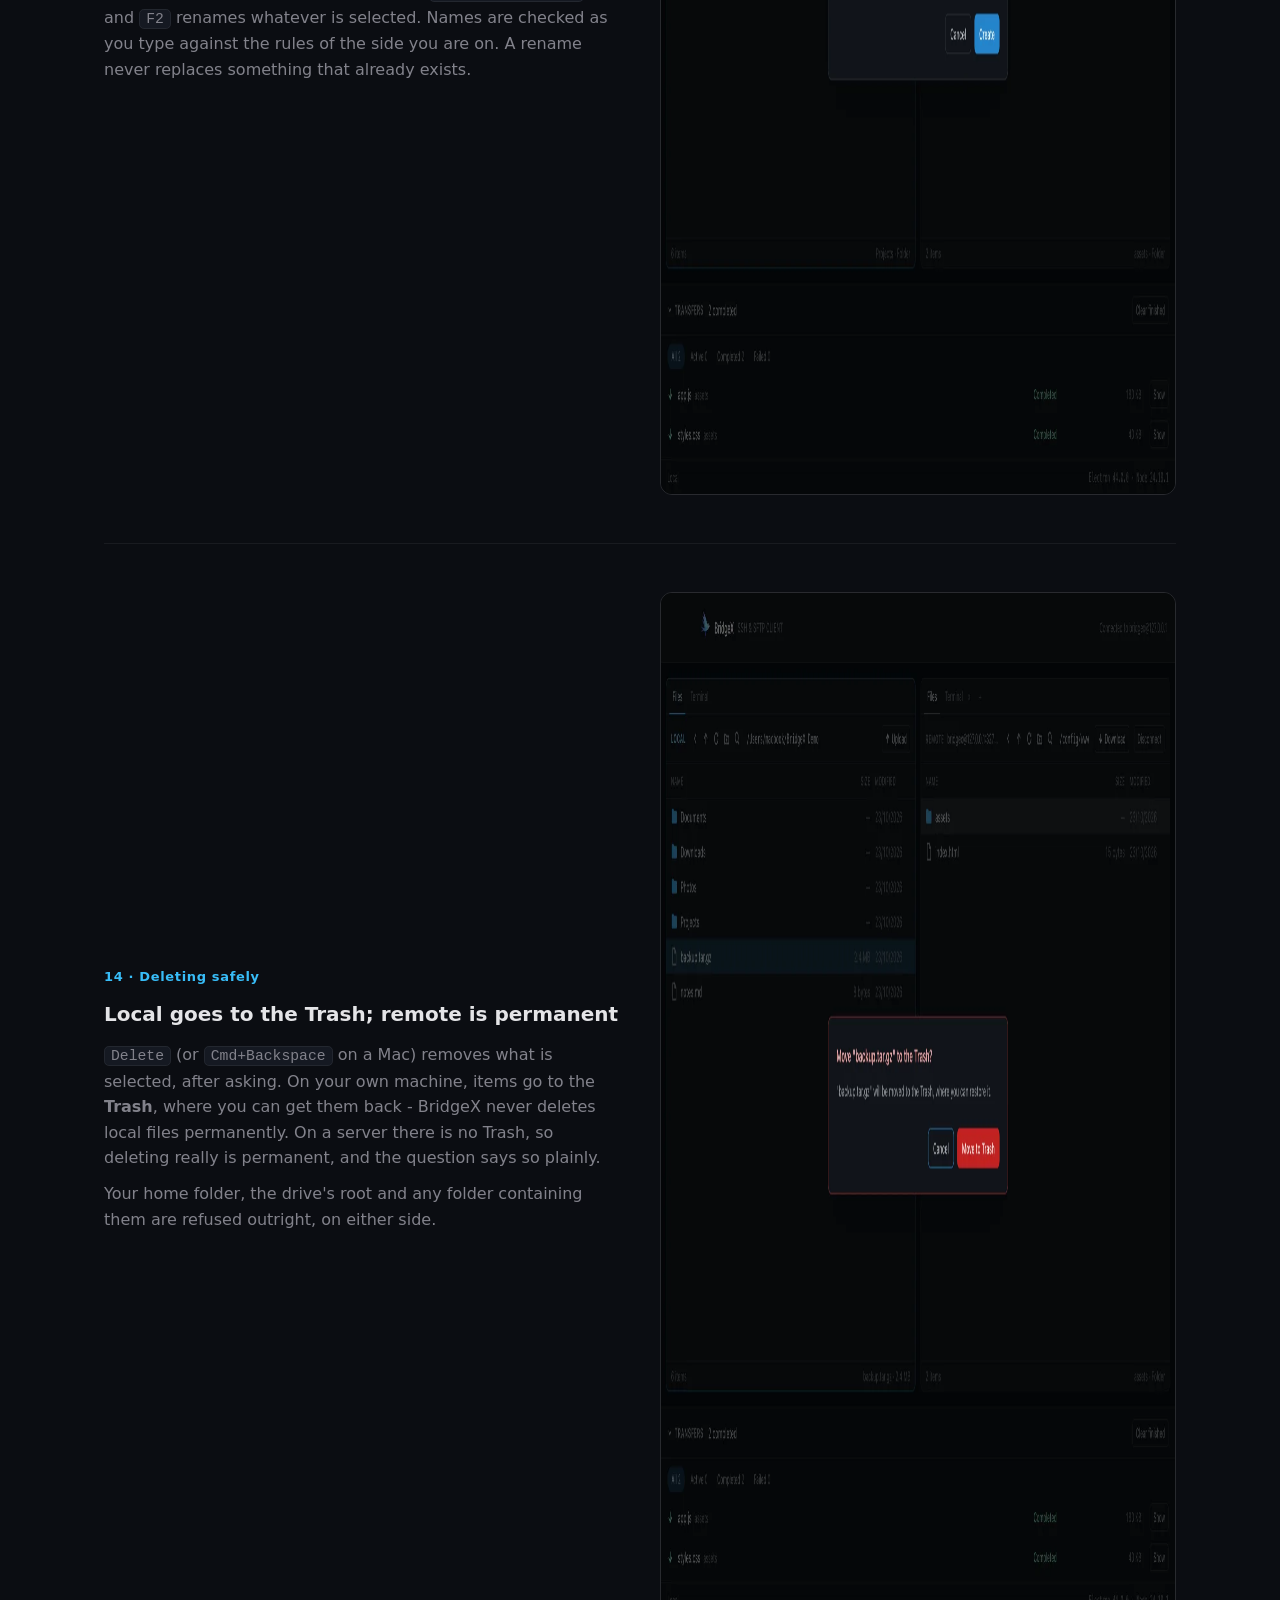
<file: features.html>
<!doctype html>
<html lang="en">
<head>
  <meta charset="utf-8" />
  <meta name="viewport" content="width=device-width, initial-scale=1" />
  <title>Features - BridgeX</title>
  <meta name="description" content="A guided tour of BridgeX: saved servers, host-key checking, dual-pane browsing, drag-and-drop transfers, split terminals, search, and more." />
  <meta property="og:type" content="website" />
  <meta property="og:title" content="BridgeX - features &amp; guided tour" />
  <meta property="og:description" content="Saved servers, dual-pane browsing, drag-and-drop transfers, split terminals and more." />
  <meta property="og:image" content="assets/img/brand/og-icon.png" />
  <meta name="twitter:card" content="summary_large_image" />
  <link rel="icon" type="image/svg+xml" href="assets/img/brand/icon.svg" />
  <link rel="icon" type="image/png" sizes="32x32" href="assets/img/brand/favicon-32.png" />
  <link rel="icon" type="image/png" sizes="16x16" href="assets/img/brand/favicon-16.png" />
  <link rel="apple-touch-icon" href="assets/img/brand/apple-touch-icon.png" />
  <link rel="stylesheet" href="assets/css/styles.css?v=2" />
</head>
<body>
  <header class="site-header">
    <div class="wrap">
      <a class="brand" href="index.html">
        <svg viewBox="0 0 120 80" width="28" height="19" aria-hidden="true" focusable="false">
          <defs>
            <linearGradient id="bm-body-h" x1="0" y1="0" x2="1" y2="0">
              <stop offset="0" stop-color="#1d4ed8"/>
              <stop offset="0.6" stop-color="#38bdf8"/>
              <stop offset="1" stop-color="#e0f2fe"/>
            </linearGradient>
            <linearGradient id="bm-wing-h" x1="0" y1="0" x2="1" y2="1">
              <stop offset="0" stop-color="#818cf8"/>
              <stop offset="1" stop-color="#67e8f9"/>
            </linearGradient>
            <linearGradient id="bm-farwing-h" x1="1" y1="0" x2="0" y2="1">
              <stop offset="0" stop-color="#2563eb"/>
              <stop offset="1" stop-color="#312e81"/>
            </linearGradient>
          </defs>
          <path d="M78 45 C70 55 57 65 37 74 C49 63 58 55 62 49 Z" fill="url(#bm-farwing-h)" transform="rotate(-23.4 78 45)"/>
          <path d="M117 35 L106 32.5 C104 27 97.5 24.5 91.5 25.5 C86 26.5 82.5 29.5 80.5 33 C72 36 60 39.5 48 43.5 L4 34 L41 47.5 L3 57 L45 51.5 C60 55 78 53.5 91 48 C98 45 103 42 106.5 38.5 Z" fill="url(#bm-body-h)"/>
          <g transform="translate(79 39) rotate(18) scale(1.1) translate(-79 -39)">
            <path d="M77 38 C65 30 51 25 26 25 C40 30 52 37 58 44 Z" fill="url(#bm-body-h)" opacity="0.85" transform="rotate(-7.2 77 38)"/>
            <path d="M83 35 C75 20 59 8 28 2 C37 8 43 13 47 17.5 C40 16.5 33 16.5 27 17.5 C43 24 56 32 64 41.5 Z" fill="url(#bm-wing-h)"/>
          </g>
          <circle cx="99.5" cy="31" r="1.9" fill="#0b1026"/>
        </svg>
        <span class="brand-name">BridgeX</span>
        <span class="brand-tag">SSH &amp; SFTP Client</span>
      </a>
      <button class="nav-toggle" aria-label="Toggle menu" aria-expanded="false">
        <svg width="18" height="18" viewBox="0 0 18 18" fill="none" aria-hidden="true"><path d="M2 4.5h14M2 9h14M2 13.5h14" stroke="currentColor" stroke-width="1.4" stroke-linecap="round"/></svg>
      </button>
      <nav class="main-nav">
        <a href="index.html">Home</a>
        <a href="features.html" aria-current="page">Features</a>
        <a href="security.html">Security</a>
        <a class="btn btn-primary" href="download.html">Download</a>
      </nav>
    </div>
  </header>

  <main>
    <div class="page-header">
      <div class="wrap">
        <h1>A guided tour</h1>
        <p>Fourteen steps through the app, from opening it to deleting safely. Every screenshot below is from the running app.</p>
      </div>
    </div>

    <section>
      <div class="wrap">
        <div class="tour-step">
          <div>
            <div class="tour-step-num">01 · Opening BridgeX</div>
            <h3>A short animation, then the main window</h3>
            <p>BridgeX starts with a brief animation while it gets ready, then opens to the main window.</p>
          </div>
          <div class="tour-step-media"><img src="assets/img/screenshots/01-start-screen.webp" width="1640" height="1040" alt="The BridgeX start screen, with the bird mark and a loading bar" loading="lazy" /></div>
        </div>

        <div class="tour-step reverse">
          <div>
            <div class="tour-step-num">02 · Your servers</div>
            <h3>Every saved server, with its sign-in and keychain status</h3>
            <p>The right-hand pane lists every server you have saved, with how you sign in to each and whether its password is already in your keychain. <strong>Connect</strong> opens it, and each row also offers <strong>Edit</strong>, <strong>Delete</strong> and <strong>Forget password</strong> (or <strong>Forget passphrase</strong>, for a key). <strong>New connection</strong> adds one by hand.</p>
            <p>If you already use <code>ssh</code> from a terminal, <strong>Import from SSH config</strong> reads your <code>~/.ssh/config</code> and lists the hosts it finds, so you can tick the ones you want rather than typing them again.</p>
          </div>
          <div class="tour-step-media"><img src="assets/img/screenshots/02-saved-connections.webp" width="1600" height="1024" alt="The remote pane listing saved servers" loading="lazy" /></div>
        </div>

        <div class="tour-step">
          <div>
            <div class="tour-step-num">03 · Adding a server</div>
            <h3>A name, a host, and either a password or a key</h3>
            <p>A name, a host, a port and a username, then either a <strong>password</strong> or a <strong>private key</strong>. Choosing a key opens a file picker; BridgeX reads the key only when you connect, and tells you what it found - the type, its fingerprint, and whether it needs a passphrase.</p>
            <p>You can also use <strong>Connect without saving</strong> for a one-off server.</p>
          </div>
          <div class="tour-step-media"><img src="assets/img/screenshots/03-new-connection.webp" width="1600" height="1024" alt="The new connection form" loading="lazy" /></div>
        </div>

        <div class="tour-step reverse">
          <div>
            <div class="tour-step-num">04 · Signing in</div>
            <h3>Asked for at connection time, not stored in the form</h3>
            <p>Passwords and passphrases are asked for when you connect, not stored in the form. Tick <strong>Remember</strong> and it goes into your login keychain - but only after the server has accepted it, so a typo never gets saved.</p>
          </div>
          <div class="tour-step-media"><img src="assets/img/screenshots/04-password-prompt.webp" width="1600" height="1024" alt="The password prompt" loading="lazy" /></div>
        </div>

        <div class="tour-step">
          <div>
            <div class="tour-step-num">05 · Checking the server</div>
            <h3>Trusted on first use, after you've seen the fingerprint</h3>
            <p>The first time you reach a server, BridgeX shows you its fingerprint before trusting anything, and refuses to continue until you confirm. From then on that key is checked on every connection.</p>
            <p>If a known server's key ever changes, BridgeX stops and tells you. There is no "connect anyway" button, because a changed key is exactly what a machine in the middle of your connection would look like.</p>
          </div>
          <div class="tour-step-media"><img src="assets/img/screenshots/05-host-key.webp" width="1600" height="1024" alt="The host key prompt showing the server's fingerprint" loading="lazy" /></div>
        </div>

        <div class="tour-step reverse">
          <div>
            <div class="tour-step-num">06 · Two panes</div>
            <h3>Local on the left, the server on the right</h3>
            <p>The pane you last clicked is the <strong>active</strong> one - it has a brighter border, and menu commands and shortcuts act on it. <code>Cmd/Ctrl+1</code> and <code>Cmd/Ctrl+2</code> jump between them, and the divider in the middle drags to give one side more room. BridgeX remembers where you left it.</p>
          </div>
          <div class="tour-step-media"><img src="assets/img/screenshots/06-connected.webp" width="1600" height="1024" alt="Both panes, local and remote, connected" loading="lazy" /></div>
        </div>

        <div class="tour-step">
          <div>
            <div class="tour-step-num">07 · Browsing</div>
            <h3>Back, parent folder, refresh, new folder, search</h3>
            <p>Click a folder to open it. Each pane has <strong>Back</strong>, <strong>Parent folder</strong>, <strong>Refresh</strong>, <strong>New folder</strong> and <strong>Search</strong> in its toolbar, and the footer counts what is in view and what you have selected.</p>
            <p><code>Cmd</code>-click (<code>Ctrl</code> on Windows and Linux) adds to the selection; <code>Shift</code>-click extends it; <code>Cmd/Ctrl+A</code> selects everything. Hidden files are shown but dimmed. A folder that takes a moment to open says <strong>Opening…</strong> rather than looking stuck.</p>
          </div>
          <div class="tour-step-media"><img src="assets/img/screenshots/07-browsing.webp" width="1600" height="1024" alt="Folders open on both sides" loading="lazy" /></div>
        </div>

        <div class="tour-step reverse">
          <div>
            <div class="tour-step-num">08 · Copying files: drag and drop</div>
            <h3>Drop on a row to go inside it</h3>
            <p>Drag a file or folder from one pane to the other. The label at the bottom names exactly where it will land - drop it on a folder row to go inside that folder, or anywhere else in the pane to use the folder on show.</p>
            <p>Dragging within the <em>same</em> pane <strong>moves</strong> items into a folder instead. Prefer buttons? Select what you want and press <strong>Upload</strong> or <strong>Download</strong> (<code>Cmd/Ctrl+T</code>).</p>
          </div>
          <div class="tour-step-media"><img src="assets/img/screenshots/08-drag-and-drop.webp" width="1600" height="1024" alt="A folder being dragged from the server onto a local folder" loading="lazy" /></div>
        </div>

        <div class="tour-step">
          <div>
            <div class="tour-step-num">09 · The transfer queue</div>
            <h3>Three at a time, with progress, speed and retry</h3>
            <p>Every transfer joins a queue at the bottom of the window: three files move at a time, each with its own progress and speed. You can <strong>Cancel</strong> one, <strong>Retry</strong> a failed one - BridgeX reconnects if the server dropped - and filter by <strong>Active</strong>, <strong>Completed</strong> or <strong>Failed</strong>.</p>
            <p>Nothing is ever half-written under a real name, and nothing is overwritten unless you say so: a name that already exists asks once for the whole batch - <strong>Replace</strong>, <strong>Keep both</strong> or <strong>Skip</strong>.</p>
          </div>
          <div class="tour-step-media"><img src="assets/img/screenshots/09-transfers.webp" width="1600" height="1024" alt="The transfers panel with completed downloads" loading="lazy" /></div>
        </div>

        <div class="tour-step reverse">
          <div>
            <div class="tour-step-num">10 · The terminal</div>
            <h3>No second login, no second password</h3>
            <p>Each pane has a <strong>Terminal</strong> tab (<code>Cmd/Ctrl+\`</code>). On the server side it opens a shell over the connection you already have - no second login, no second password, no second host-key question. On your own side it opens a shell on your machine.</p>
            <p>It is a real terminal, so <code>sudo</code>, <code>vim</code>, <code>top</code> and anything else full-screen work normally.</p>
          </div>
          <div class="tour-step-media"><img src="assets/img/screenshots/10-terminal.webp" width="1600" height="1024" alt="A shell running on the server beside the file list" loading="lazy" /></div>
        </div>

        <div class="tour-step">
          <div>
            <div class="tour-step-num">11 · Splitting the terminal</div>
            <h3>Side by side, or stacked, nested as deeply as you like</h3>
            <p><strong>Split Vertically</strong> (<code>Cmd/Ctrl+D</code>) puts two shells side by side; <strong>Split Horizontally</strong> (<code>Cmd/Ctrl+Shift+D</code>) puts one above the other. <strong>Add Tab</strong> (<code>Cmd/Ctrl+Shift+T</code>) starts another terminal tab.</p>
            <p>A pane runs up to eight shells on your own machine and four on a server - a server allows only so many channels on one connection, and BridgeX leaves room for your transfers.</p>
          </div>
          <div class="tour-step-media"><img src="assets/img/screenshots/11-terminal-split.webp" width="1600" height="1024" alt="One terminal tab divided into two shells" loading="lazy" /></div>
        </div>

        <div class="tour-step reverse">
          <div>
            <div class="tour-step-num">12 · Finding a file</div>
            <h3>The list narrows as you type</h3>
            <p>Press <code>Cmd/Ctrl+F</code> or click the magnifier and the list narrows as you type. The footer keeps count ("3 of 128 items"). <code>Enter</code> hands the list back to the keyboard with the first match selected, <code>Escape</code> clears it, and opening another folder starts fresh.</p>
          </div>
          <div class="tour-step-media"><img src="assets/img/screenshots/12-search.webp" width="1600" height="1024" alt="Searching a folder" loading="lazy" /></div>
        </div>

        <div class="tour-step">
          <div>
            <div class="tour-step-num">13 · Making and renaming things</div>
            <h3>Checked as you type, before the server refuses</h3>
            <p><strong>New folder</strong> sits in each pane's toolbar (<code>Cmd/Ctrl+Shift+N</code>), and <code>F2</code> renames whatever is selected. Names are checked as you type against the rules of the side you are on. A rename never replaces something that already exists.</p>
          </div>
          <div class="tour-step-media"><img src="assets/img/screenshots/13-new-folder.webp" width="1600" height="1024" alt="The new folder dialog" loading="lazy" /></div>
        </div>

        <div class="tour-step reverse">
          <div>
            <div class="tour-step-num">14 · Deleting safely</div>
            <h3>Local goes to the Trash; remote is permanent</h3>
            <p><code>Delete</code> (or <code>Cmd+Backspace</code> on a Mac) removes what is selected, after asking. On your own machine, items go to the <strong>Trash</strong>, where you can get them back - BridgeX never deletes local files permanently. On a server there is no Trash, so deleting really is permanent, and the question says so plainly.</p>
            <p>Your home folder, the drive's root and any folder containing them are refused outright, on either side.</p>
          </div>
          <div class="tour-step-media"><img src="assets/img/screenshots/14-delete.webp" width="1600" height="1024" alt="The confirmation before deleting a local file" loading="lazy" /></div>
        </div>
      </div>
    </section>

    <section>
      <div class="wrap">
        <div class="section-head">
          <span class="eyebrow">In full</span>
          <h2>Everything BridgeX does</h2>
        </div>
        <div class="list-columns">
          <div>
            <h3>Connecting</h3>
            <ul class="check-list">
              <li>Saved servers with password or private-key sign-in (<code>ed25519</code>, <code>rsa</code>, <code>ecdsa</code>).</li>
              <li>Passwords and passphrases in the OS keychain, saved only after they work.</li>
              <li>One-way import from <code>~/.ssh/config</code>, including <code>IdentityFile</code>.</li>
              <li>Server identities trusted on first use; a changed key is a hard stop.</li>
            </ul>
          </div>
          <div>
            <h3>Files</h3>
            <ul class="check-list">
              <li>Two independent panes, each with its own history, selection, search and zoom.</li>
              <li>Hidden files shown and dimmed; links marked; broken links obvious.</li>
              <li>Per-pane zoom from 75% to 200%, remembered between runs.</li>
              <li>New folder, rename, delete, and move by dragging within a pane.</li>
            </ul>
          </div>
          <div>
            <h3>Transfers</h3>
            <ul class="check-list">
              <li>Files and whole folder trees, in both directions.</li>
              <li>A queue: three at a time, progress, speed, cancel, retry that reconnects.</li>
              <li>Conflicts asked once per batch: Replace, Keep both, Skip.</li>
              <li>Safe writes - an interrupted transfer never leaves a half-file under the real name.</li>
              <li>Quitting with transfers running asks first.</li>
            </ul>
          </div>
          <div>
            <h3>Terminals</h3>
            <ul class="check-list">
              <li>A shell per pane, as tabs; up to eight locally, four per server.</li>
              <li>Split side by side or stacked, nested as deeply as you like.</li>
              <li>Remote shells run over the existing connection; local ones are real pseudo-terminals.</li>
              <li>Output is throttled, and nothing a terminal shows is ever written to a log.</li>
            </ul>
          </div>
        </div>
      </div>
    </section>

    <section>
      <div class="wrap">
        <div class="section-head">
          <span class="eyebrow">Reference</span>
          <h2>Keyboard shortcuts</h2>
        </div>
        <div class="table-wrap" style="max-width: 720px; margin: 0 auto;">
          <table>
            <tbody>
              <tr><td><kbd>Cmd/Ctrl+1</kbd> / <kbd>Cmd/Ctrl+2</kbd></td><td>Focus the local / remote pane</td></tr>
              <tr><td><kbd>Cmd/Ctrl+R</kbd></td><td>Refresh</td></tr>
              <tr><td><kbd>Cmd+[</kbd> / <kbd>Alt+Left</kbd></td><td>Back</td></tr>
              <tr><td><kbd>Cmd+↑</kbd> / <kbd>Alt+Up</kbd></td><td>Parent folder</td></tr>
              <tr><td><kbd>Cmd/Ctrl+T</kbd></td><td>Transfer the selection to the other side</td></tr>
              <tr><td><kbd>Cmd/Ctrl+F</kbd></td><td>Search this folder</td></tr>
              <tr><td><kbd>Cmd/Ctrl+A</kbd></td><td>Select all</td></tr>
              <tr><td><kbd>Cmd/Ctrl+Shift+N</kbd></td><td>New folder</td></tr>
              <tr><td><kbd>F2</kbd></td><td>Rename</td></tr>
              <tr><td><kbd>Delete</kbd> / <kbd>Cmd+Backspace</kbd></td><td>Delete</td></tr>
              <tr><td><kbd>Cmd/Ctrl+`</kbd></td><td>Switch between Files and Terminal</td></tr>
              <tr><td><kbd>Cmd/Ctrl+Shift+T</kbd></td><td>Add a terminal tab</td></tr>
              <tr><td><kbd>Cmd/Ctrl+D</kbd></td><td>Split the terminal vertically (side by side)</td></tr>
              <tr><td><kbd>Cmd/Ctrl+Shift+D</kbd></td><td>Split the terminal horizontally (one above the other)</td></tr>
              <tr><td><kbd>Cmd/Ctrl+=</kbd> / <kbd>Cmd/Ctrl+-</kbd> / <kbd>Cmd/Ctrl+0</kbd></td><td>Zoom this pane in / out / back to 100%</td></tr>
            </tbody>
          </table>
        </div>
      </div>
    </section>
  </main>

  <footer class="site-footer">
    <div class="wrap">
      <div>
        <div class="footer-brand">
          <svg viewBox="0 0 120 80" width="22" height="15" aria-hidden="true" focusable="false">
            <defs>
              <linearGradient id="bm-body-f" x1="0" y1="0" x2="1" y2="0">
                <stop offset="0" stop-color="#1d4ed8"/>
                <stop offset="0.6" stop-color="#38bdf8"/>
                <stop offset="1" stop-color="#e0f2fe"/>
              </linearGradient>
              <linearGradient id="bm-wing-f" x1="0" y1="0" x2="1" y2="1">
                <stop offset="0" stop-color="#818cf8"/>
                <stop offset="1" stop-color="#67e8f9"/>
              </linearGradient>
              <linearGradient id="bm-farwing-f" x1="1" y1="0" x2="0" y2="1">
                <stop offset="0" stop-color="#2563eb"/>
                <stop offset="1" stop-color="#312e81"/>
              </linearGradient>
            </defs>
            <path d="M78 45 C70 55 57 65 37 74 C49 63 58 55 62 49 Z" fill="url(#bm-farwing-f)" transform="rotate(-23.4 78 45)"/>
            <path d="M117 35 L106 32.5 C104 27 97.5 24.5 91.5 25.5 C86 26.5 82.5 29.5 80.5 33 C72 36 60 39.5 48 43.5 L4 34 L41 47.5 L3 57 L45 51.5 C60 55 78 53.5 91 48 C98 45 103 42 106.5 38.5 Z" fill="url(#bm-body-f)"/>
            <g transform="translate(79 39) rotate(18) scale(1.1) translate(-79 -39)">
              <path d="M77 38 C65 30 51 25 26 25 C40 30 52 37 58 44 Z" fill="url(#bm-body-f)" opacity="0.85" transform="rotate(-7.2 77 38)"/>
              <path d="M83 35 C75 20 59 8 28 2 C37 8 43 13 47 17.5 C40 16.5 33 16.5 27 17.5 C43 24 56 32 64 41.5 Z" fill="url(#bm-wing-f)"/>
            </g>
            <circle cx="99.5" cy="31" r="1.9" fill="#0b1026"/>
          </svg>
          <span>© 2026 Kipngetich Ngeno</span>
        </div>
        <p class="footer-note">
          BridgeX is proprietary, source-available software - not open source
          or freeware. The source is published so it can be read and audited,
          but it may not be redistributed, modified for redistribution, or
          sold. See the
          <a href="https://github.com/Kipngetich33/FileBird/blob/main/LICENSE" target="_blank" rel="noopener">LICENSE</a>.
        </p>
      </div>
      <nav class="footer-links">
        <a href="index.html">Home</a>
        <a href="features.html">Features</a>
        <a href="security.html">Security</a>
        <a href="download.html">Download</a>
      </nav>
    </div>
  </footer>

  <script src="assets/js/main.js?v=2"></script>
</body>
</html>
</file>
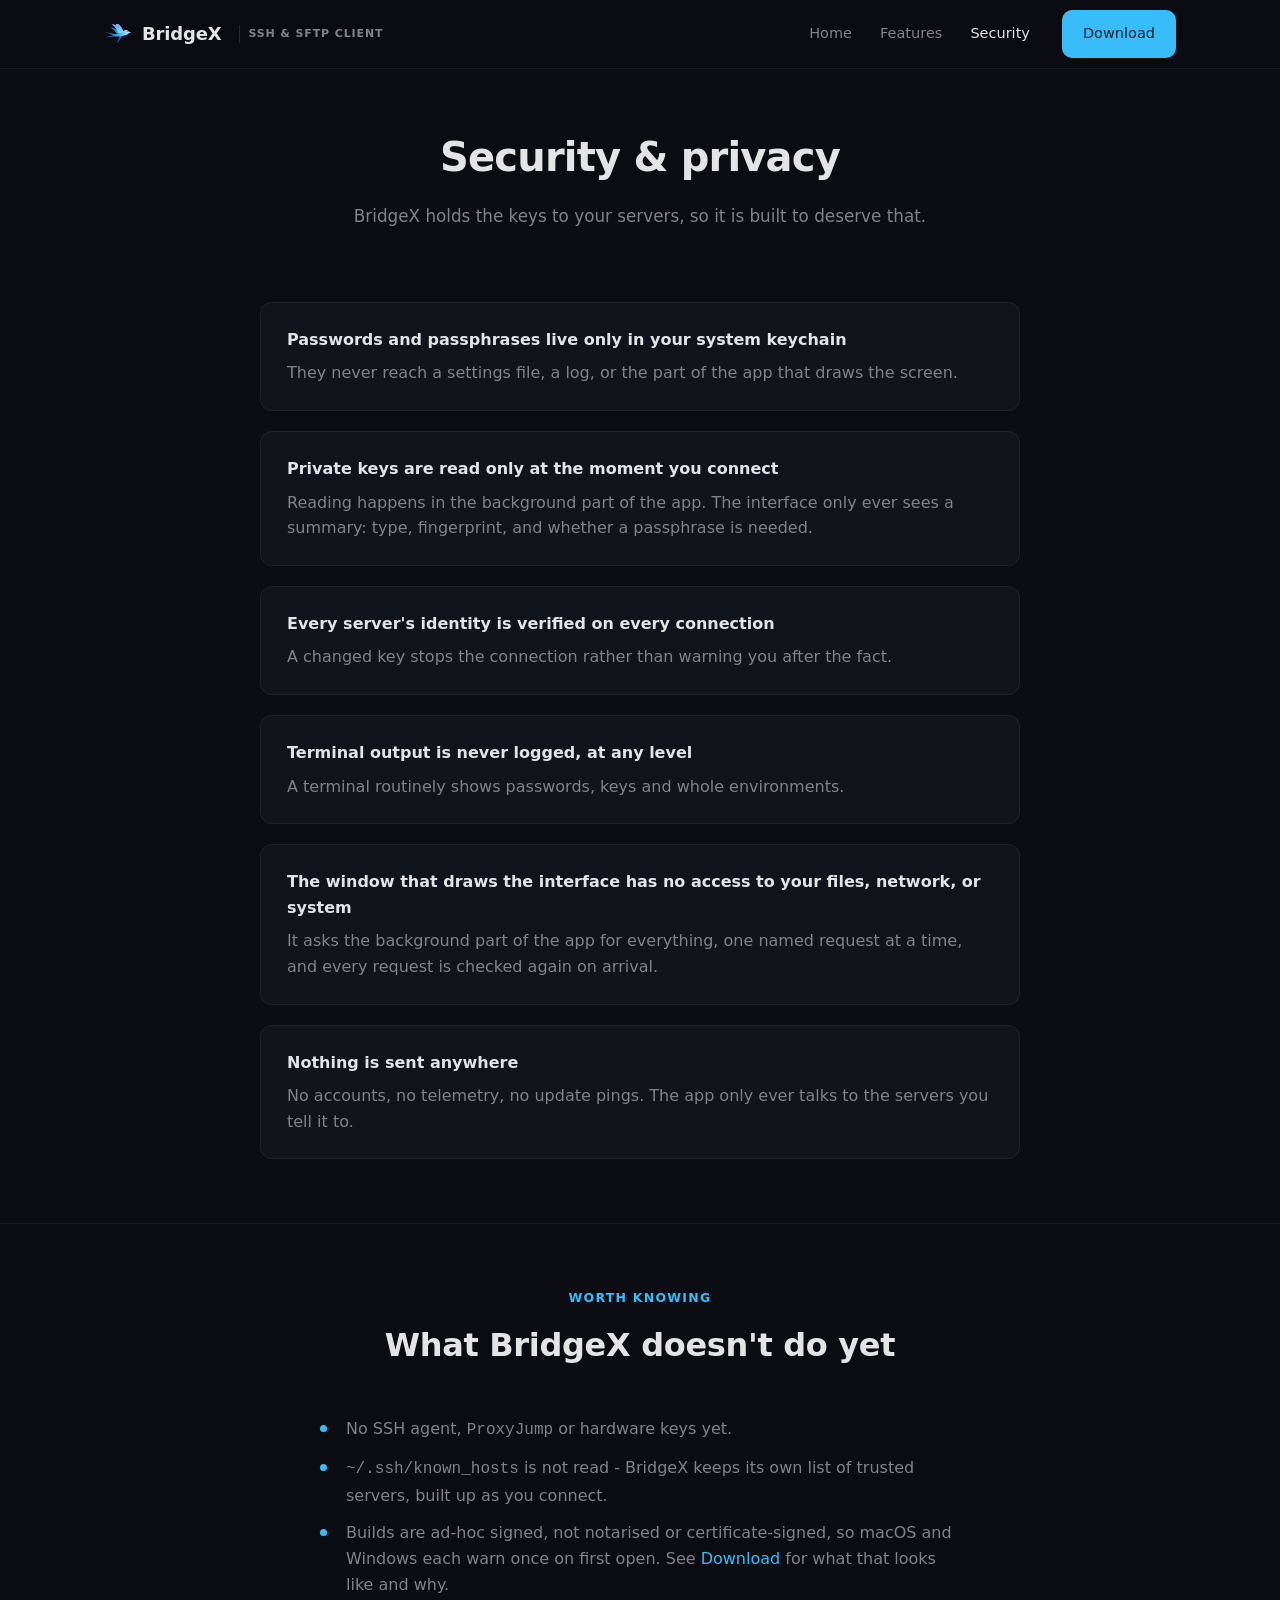
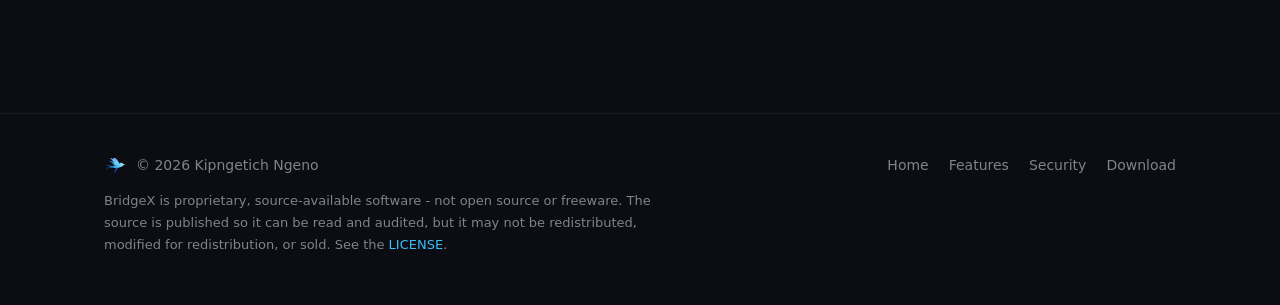
<file: security.html>
<!doctype html>
<html lang="en">
<head>
  <meta charset="utf-8" />
  <meta name="viewport" content="width=device-width, initial-scale=1" />
  <title>Security &amp; privacy - BridgeX</title>
  <meta name="description" content="How BridgeX handles passwords, private keys, host-key verification, terminal output and process isolation - and what it does not yet do." />
  <meta property="og:type" content="website" />
  <meta property="og:title" content="Security &amp; privacy - BridgeX" />
  <meta property="og:description" content="BridgeX holds the keys to your servers, so it is built to deserve that." />
  <meta property="og:image" content="assets/img/brand/og-icon.png" />
  <meta name="twitter:card" content="summary_large_image" />
  <link rel="icon" type="image/svg+xml" href="assets/img/brand/icon.svg" />
  <link rel="icon" type="image/png" sizes="32x32" href="assets/img/brand/favicon-32.png" />
  <link rel="icon" type="image/png" sizes="16x16" href="assets/img/brand/favicon-16.png" />
  <link rel="apple-touch-icon" href="assets/img/brand/apple-touch-icon.png" />
  <link rel="stylesheet" href="assets/css/styles.css?v=2" />
</head>
<body>
  <header class="site-header">
    <div class="wrap">
      <a class="brand" href="index.html">
        <svg viewBox="0 0 120 80" width="28" height="19" aria-hidden="true" focusable="false">
          <defs>
            <linearGradient id="bm-body-h" x1="0" y1="0" x2="1" y2="0">
              <stop offset="0" stop-color="#1d4ed8"/>
              <stop offset="0.6" stop-color="#38bdf8"/>
              <stop offset="1" stop-color="#e0f2fe"/>
            </linearGradient>
            <linearGradient id="bm-wing-h" x1="0" y1="0" x2="1" y2="1">
              <stop offset="0" stop-color="#818cf8"/>
              <stop offset="1" stop-color="#67e8f9"/>
            </linearGradient>
            <linearGradient id="bm-farwing-h" x1="1" y1="0" x2="0" y2="1">
              <stop offset="0" stop-color="#2563eb"/>
              <stop offset="1" stop-color="#312e81"/>
            </linearGradient>
          </defs>
          <path d="M78 45 C70 55 57 65 37 74 C49 63 58 55 62 49 Z" fill="url(#bm-farwing-h)" transform="rotate(-23.4 78 45)"/>
          <path d="M117 35 L106 32.5 C104 27 97.5 24.5 91.5 25.5 C86 26.5 82.5 29.5 80.5 33 C72 36 60 39.5 48 43.5 L4 34 L41 47.5 L3 57 L45 51.5 C60 55 78 53.5 91 48 C98 45 103 42 106.5 38.5 Z" fill="url(#bm-body-h)"/>
          <g transform="translate(79 39) rotate(18) scale(1.1) translate(-79 -39)">
            <path d="M77 38 C65 30 51 25 26 25 C40 30 52 37 58 44 Z" fill="url(#bm-body-h)" opacity="0.85" transform="rotate(-7.2 77 38)"/>
            <path d="M83 35 C75 20 59 8 28 2 C37 8 43 13 47 17.5 C40 16.5 33 16.5 27 17.5 C43 24 56 32 64 41.5 Z" fill="url(#bm-wing-h)"/>
          </g>
          <circle cx="99.5" cy="31" r="1.9" fill="#0b1026"/>
        </svg>
        <span class="brand-name">BridgeX</span>
        <span class="brand-tag">SSH &amp; SFTP Client</span>
      </a>
      <button class="nav-toggle" aria-label="Toggle menu" aria-expanded="false">
        <svg width="18" height="18" viewBox="0 0 18 18" fill="none" aria-hidden="true"><path d="M2 4.5h14M2 9h14M2 13.5h14" stroke="currentColor" stroke-width="1.4" stroke-linecap="round"/></svg>
      </button>
      <nav class="main-nav">
        <a href="index.html">Home</a>
        <a href="features.html">Features</a>
        <a href="security.html" aria-current="page">Security</a>
        <a class="btn btn-primary" href="download.html">Download</a>
      </nav>
    </div>
  </header>

  <main>
    <div class="page-header">
      <div class="wrap">
        <h1>Security &amp; privacy</h1>
        <p>BridgeX holds the keys to your servers, so it is built to deserve that.</p>
      </div>
    </div>

    <section>
      <div class="wrap">
        <div class="security-grid" style="max-width: 760px; margin: 0 auto;">
          <div class="security-item">
            <h3>Passwords and passphrases live only in your system keychain</h3>
            <p>They never reach a settings file, a log, or the part of the app that draws the screen.</p>
          </div>
          <div class="security-item">
            <h3>Private keys are read only at the moment you connect</h3>
            <p>Reading happens in the background part of the app. The interface only ever sees a summary: type, fingerprint, and whether a passphrase is needed.</p>
          </div>
          <div class="security-item">
            <h3>Every server's identity is verified on every connection</h3>
            <p>A changed key stops the connection rather than warning you after the fact.</p>
          </div>
          <div class="security-item">
            <h3>Terminal output is never logged, at any level</h3>
            <p>A terminal routinely shows passwords, keys and whole environments.</p>
          </div>
          <div class="security-item">
            <h3>The window that draws the interface has no access to your files, network, or system</h3>
            <p>It asks the background part of the app for everything, one named request at a time, and every request is checked again on arrival.</p>
          </div>
          <div class="security-item">
            <h3>Nothing is sent anywhere</h3>
            <p>No accounts, no telemetry, no update pings. The app only ever talks to the servers you tell it to.</p>
          </div>
        </div>
      </div>
    </section>

    <section>
      <div class="wrap">
        <div class="section-head">
          <span class="eyebrow">Worth knowing</span>
          <h2>What BridgeX doesn't do yet</h2>
        </div>
        <ul class="check-list" style="max-width: 640px; margin: 0 auto;">
          <li>No SSH agent, <code>ProxyJump</code> or hardware keys yet.</li>
          <li><code>~/.ssh/known_hosts</code> is not read - BridgeX keeps its own list of trusted servers, built up as you connect.</li>
          <li>Builds are ad-hoc signed, not notarised or certificate-signed, so macOS and Windows each warn once on first open. See <a href="download.html">Download</a> for what that looks like and why.</li>
        </ul>
      </div>
    </section>
  </main>

  <footer class="site-footer">
    <div class="wrap">
      <div>
        <div class="footer-brand">
          <svg viewBox="0 0 120 80" width="22" height="15" aria-hidden="true" focusable="false">
            <defs>
              <linearGradient id="bm-body-f" x1="0" y1="0" x2="1" y2="0">
                <stop offset="0" stop-color="#1d4ed8"/>
                <stop offset="0.6" stop-color="#38bdf8"/>
                <stop offset="1" stop-color="#e0f2fe"/>
              </linearGradient>
              <linearGradient id="bm-wing-f" x1="0" y1="0" x2="1" y2="1">
                <stop offset="0" stop-color="#818cf8"/>
                <stop offset="1" stop-color="#67e8f9"/>
              </linearGradient>
              <linearGradient id="bm-farwing-f" x1="1" y1="0" x2="0" y2="1">
                <stop offset="0" stop-color="#2563eb"/>
                <stop offset="1" stop-color="#312e81"/>
              </linearGradient>
            </defs>
            <path d="M78 45 C70 55 57 65 37 74 C49 63 58 55 62 49 Z" fill="url(#bm-farwing-f)" transform="rotate(-23.4 78 45)"/>
            <path d="M117 35 L106 32.5 C104 27 97.5 24.5 91.5 25.5 C86 26.5 82.5 29.5 80.5 33 C72 36 60 39.5 48 43.5 L4 34 L41 47.5 L3 57 L45 51.5 C60 55 78 53.5 91 48 C98 45 103 42 106.5 38.5 Z" fill="url(#bm-body-f)"/>
            <g transform="translate(79 39) rotate(18) scale(1.1) translate(-79 -39)">
              <path d="M77 38 C65 30 51 25 26 25 C40 30 52 37 58 44 Z" fill="url(#bm-body-f)" opacity="0.85" transform="rotate(-7.2 77 38)"/>
              <path d="M83 35 C75 20 59 8 28 2 C37 8 43 13 47 17.5 C40 16.5 33 16.5 27 17.5 C43 24 56 32 64 41.5 Z" fill="url(#bm-wing-f)"/>
            </g>
            <circle cx="99.5" cy="31" r="1.9" fill="#0b1026"/>
          </svg>
          <span>© 2026 Kipngetich Ngeno</span>
        </div>
        <p class="footer-note">
          BridgeX is proprietary, source-available software - not open source
          or freeware. The source is published so it can be read and audited,
          but it may not be redistributed, modified for redistribution, or
          sold. See the
          <a href="https://github.com/Kipngetich33/FileBird/blob/main/LICENSE" target="_blank" rel="noopener">LICENSE</a>.
        </p>
      </div>
      <nav class="footer-links">
        <a href="index.html">Home</a>
        <a href="features.html">Features</a>
        <a href="security.html">Security</a>
        <a href="download.html">Download</a>
      </nav>
    </div>
  </footer>

  <script src="assets/js/main.js?v=2"></script>
</body>
</html>
</file>
<file: assets/css/styles.css>
/* BridgeX marketing site - brand tokens taken from the app itself. */

:root {
  --bg: #0b0d12;
  --bg-panel: #11141b;
  --bg-panel-raised: #151922;
  --text: #e4e4e7;
  --text-muted: #82828b;
  --border: rgba(255, 255, 255, 0.06);
  --border-strong: rgba(255, 255, 255, 0.12);
  --accent: #38bdf8;
  --accent-strong: #0ea5e9;
  --accent-soft: rgba(56, 189, 248, 0.12);
  --danger: #f87171;
  --ok: #4ade80;
  --font: -apple-system, BlinkMacSystemFont, "Segoe UI", Inter, system-ui, sans-serif;
  --mono: ui-monospace, SFMono-Regular, Menlo, Consolas, monospace;
  --radius: 12px;
  --radius-lg: 18px;
  --max-width: 1120px;
}

* {
  box-sizing: border-box;
}

html {
  color-scheme: dark;
}

body {
  margin: 0;
  background: var(--bg);
  color: var(--text);
  font-family: var(--font);
  font-size: 16px;
  line-height: 1.6;
  -webkit-font-smoothing: antialiased;
}

img {
  max-width: 100%;
  display: block;
}

a {
  color: var(--accent);
  text-decoration: none;
}

a:hover {
  text-decoration: underline;
}

.wrap {
  max-width: var(--max-width);
  margin: 0 auto;
  padding: 0 24px;
}

/* ---------- Header ---------- */

.site-header {
  border-bottom: 1px solid var(--border);
  position: sticky;
  top: 0;
  background: rgba(11, 13, 18, 0.85);
  backdrop-filter: blur(10px);
  z-index: 20;
}

.site-header .wrap {
  display: flex;
  align-items: center;
  justify-content: space-between;
  height: 68px;
}

.brand {
  display: flex;
  align-items: center;
  gap: 10px;
  color: var(--text);
}

.brand:hover {
  text-decoration: none;
}

.brand-name {
  font-weight: 700;
  font-size: 18px;
  letter-spacing: -0.01em;
}

.brand-tag {
  font-size: 11px;
  font-weight: 600;
  letter-spacing: 0.08em;
  color: var(--text-muted);
  text-transform: uppercase;
  margin-left: 8px;
  padding-left: 8px;
  border-left: 1px solid var(--border-strong);
  display: none;
}

@media (min-width: 560px) {
  .brand-tag {
    display: inline;
  }
}

.main-nav {
  display: flex;
  align-items: center;
  gap: 28px;
}

.main-nav a {
  font-size: 14.5px;
  font-weight: 500;
}

.main-nav a:not(.btn) {
  color: var(--text-muted);
}

.main-nav a:not(.btn):hover,
.main-nav a:not(.btn)[aria-current="page"] {
  color: var(--text);
  text-decoration: none;
}

.main-nav .btn {
  margin-left: 4px;
}

.nav-toggle {
  display: none;
  background: none;
  border: 1px solid var(--border-strong);
  border-radius: 8px;
  color: var(--text);
  width: 40px;
  height: 40px;
  align-items: center;
  justify-content: center;
}

@media (max-width: 760px) {
  .nav-toggle {
    display: flex;
  }

  .main-nav {
    position: absolute;
    top: 68px;
    left: 0;
    right: 0;
    background: var(--bg-panel);
    border-bottom: 1px solid var(--border);
    flex-direction: column;
    align-items: stretch;
    gap: 0;
    padding: 8px 0;
    display: none;
  }

  .main-nav.open {
    display: flex;
  }

  .main-nav a {
    padding: 12px 24px;
  }

  .main-nav a.btn {
    margin: 8px 24px 4px;
  }
}

/* ---------- Buttons ---------- */

.btn {
  display: inline-flex;
  align-items: center;
  justify-content: center;
  gap: 8px;
  padding: 11px 20px;
  border-radius: 10px;
  font-size: 14.5px;
  font-weight: 600;
  border: 1px solid transparent;
  cursor: pointer;
  white-space: nowrap;
}

.btn:hover {
  text-decoration: none;
}

.btn-primary {
  background: var(--accent);
  color: #06212f;
}

.btn-primary:hover {
  background: var(--accent-strong);
}

.btn-secondary {
  background: var(--bg-panel-raised);
  color: var(--text);
  border-color: var(--border-strong);
}

.btn-secondary:hover {
  border-color: var(--accent);
  color: var(--accent);
}

.btn-block {
  display: flex;
  width: 100%;
}

.btn[disabled],
.btn.is-disabled {
  opacity: 0.45;
  cursor: not-allowed;
  pointer-events: none;
}

/* ---------- Hero ---------- */

.hero {
  padding: 72px 0 48px;
  text-align: center;
}

.version-pill {
  display: inline-flex;
  align-items: center;
  gap: 6px;
  font-size: 13px;
  font-weight: 600;
  color: var(--accent);
  background: var(--accent-soft);
  border: 1px solid rgba(56, 189, 248, 0.25);
  padding: 5px 12px;
  border-radius: 999px;
  margin-bottom: 20px;
}

.hero h1 {
  font-size: clamp(2rem, 5vw, 3rem);
  line-height: 1.15;
  letter-spacing: -0.02em;
  margin: 0 0 20px;
}

.hero-sub {
  max-width: 640px;
  margin: 0 auto 32px;
  color: var(--text-muted);
  font-size: 1.1rem;
}

.hero-ctas {
  display: flex;
  gap: 12px;
  justify-content: center;
  flex-wrap: wrap;
  margin-bottom: 18px;
}

.hero-download-count {
  font-size: 13.5px;
  font-weight: 600;
  color: var(--text-muted);
  margin: 0 0 40px;
}

.hero-shot {
  border-radius: var(--radius-lg);
  border: 1px solid var(--border-strong);
  box-shadow: 0 40px 100px -40px rgba(0, 0, 0, 0.7);
  overflow: hidden;
}

.hero-shot img {
  width: 100%;
}

/* ---------- Page header (non-home pages) ---------- */

.page-header {
  padding: 56px 0 8px;
  text-align: center;
}

.page-header h1 {
  font-size: clamp(1.9rem, 4vw, 2.5rem);
  letter-spacing: -0.02em;
  margin: 0 0 14px;
}

.page-header p {
  max-width: 620px;
  margin: 0 auto;
  color: var(--text-muted);
  font-size: 1.05rem;
}

.page-header .download-total {
  margin: 18px auto 0;
  font-size: 13.5px;
  font-weight: 600;
  color: var(--accent);
}

/* ---------- Sections ---------- */

section {
  padding: 64px 0;
}

section + section {
  border-top: 1px solid var(--border);
}

.section-head {
  text-align: center;
  max-width: 640px;
  margin: 0 auto 44px;
}

.section-head h2 {
  font-size: clamp(1.5rem, 3vw, 2rem);
  letter-spacing: -0.01em;
  margin: 0 0 12px;
}

.section-head p {
  color: var(--text-muted);
  margin: 0;
}

.eyebrow {
  display: block;
  font-size: 12.5px;
  font-weight: 700;
  letter-spacing: 0.1em;
  text-transform: uppercase;
  color: var(--accent);
  margin-bottom: 12px;
}

/* ---------- Feature grid ---------- */

.feature-grid {
  display: grid;
  grid-template-columns: repeat(auto-fit, minmax(220px, 1fr));
  gap: 1px;
  background: var(--border);
  border: 1px solid var(--border);
  border-radius: var(--radius-lg);
  overflow: hidden;
}

.feature-card {
  background: var(--bg-panel);
  padding: 28px 24px;
}

.feature-card h3 {
  font-size: 16px;
  margin: 0 0 10px;
}

.feature-card p {
  margin: 0;
  color: var(--text-muted);
  font-size: 14.5px;
}

/* ---------- Tour / mini-tour ---------- */

.tour-grid {
  display: grid;
  grid-template-columns: repeat(auto-fit, minmax(260px, 1fr));
  gap: 24px;
}

.tour-card figure {
  margin: 0 0 14px;
  border-radius: var(--radius);
  overflow: hidden;
  border: 1px solid var(--border-strong);
}

.tour-card h3 {
  font-size: 15.5px;
  margin: 0 0 6px;
}

.tour-card p {
  margin: 0;
  color: var(--text-muted);
  font-size: 14px;
}

.center-link {
  text-align: center;
  margin-top: 40px;
}

/* ---------- Guided tour (features page) ---------- */

.tour-step {
  display: grid;
  grid-template-columns: minmax(0, 1fr) minmax(0, 1fr);
  gap: 40px;
  align-items: center;
  padding: 48px 0;
}

.tour-step:not(:last-child) {
  border-bottom: 1px solid var(--border);
}

.tour-step.reverse .tour-step-media {
  order: 2;
}

.tour-step-num {
  font-size: 13px;
  font-weight: 700;
  color: var(--accent);
  letter-spacing: 0.05em;
  margin-bottom: 10px;
}

.tour-step h3 {
  font-size: 1.25rem;
  margin: 0 0 12px;
}

.tour-step p {
  color: var(--text-muted);
  margin: 0 0 10px;
}

.tour-step-media {
  border-radius: var(--radius);
  overflow: hidden;
  border: 1px solid var(--border-strong);
}

@media (max-width: 760px) {
  .tour-step,
  .tour-step.reverse {
    grid-template-columns: 1fr;
  }

  .tour-step.reverse .tour-step-media {
    order: 0;
  }
}

/* ---------- Lists ---------- */

.check-list {
  list-style: none;
  margin: 0;
  padding: 0;
}

.check-list li {
  padding-left: 26px;
  position: relative;
  margin-bottom: 12px;
  color: var(--text-muted);
}

.check-list li::before {
  content: "";
  position: absolute;
  left: 0;
  top: 9px;
  width: 7px;
  height: 7px;
  border-radius: 50%;
  background: var(--accent);
}

.check-list strong {
  color: var(--text);
}

.list-columns {
  display: grid;
  grid-template-columns: repeat(auto-fit, minmax(240px, 1fr));
  gap: 36px;
}

.list-columns h3 {
  font-size: 15px;
  text-transform: uppercase;
  letter-spacing: 0.06em;
  color: var(--text-muted);
  margin: 0 0 16px;
}

/* ---------- Tables ---------- */

table {
  width: 100%;
  border-collapse: collapse;
  font-size: 14.5px;
}

th,
td {
  text-align: left;
  padding: 12px 14px;
  border-bottom: 1px solid var(--border);
}

th {
  color: var(--text-muted);
  font-weight: 600;
  font-size: 12.5px;
  text-transform: uppercase;
  letter-spacing: 0.04em;
}

td kbd {
  font-family: var(--mono);
  background: var(--bg-panel-raised);
  border: 1px solid var(--border-strong);
  border-radius: 5px;
  padding: 2px 7px;
  font-size: 13px;
}

.table-wrap {
  background: var(--bg-panel);
  border: 1px solid var(--border);
  border-radius: var(--radius);
  overflow: hidden;
}

.table-wrap table {
  margin: 0;
}

/* ---------- Security page ---------- */

.security-grid {
  display: grid;
  gap: 20px;
}

.security-item {
  background: var(--bg-panel);
  border: 1px solid var(--border);
  border-radius: var(--radius);
  padding: 24px 26px;
}

.security-item h3 {
  margin: 0 0 8px;
  font-size: 16px;
}

.security-item p {
  margin: 0;
  color: var(--text-muted);
}

/* ---------- Download page ---------- */

.release-banner {
  display: none;
  gap: 14px;
  align-items: flex-start;
  background: rgba(248, 113, 113, 0.08);
  border: 1px solid rgba(248, 113, 113, 0.3);
  border-radius: var(--radius);
  padding: 18px 20px;
  margin-bottom: 40px;
}

.release-banner.visible {
  display: flex;
}

.release-banner .dot {
  flex-shrink: 0;
  width: 9px;
  height: 9px;
  border-radius: 50%;
  background: var(--danger);
  margin-top: 7px;
}

.release-banner strong {
  color: var(--text);
}

.release-banner p {
  margin: 4px 0 0;
  color: var(--text-muted);
  font-size: 14.5px;
}

.platform-grid {
  display: grid;
  grid-template-columns: repeat(auto-fit, minmax(240px, 1fr));
  gap: 20px;
  margin-bottom: 56px;
}

.platform-card {
  background: var(--bg-panel);
  border: 1px solid var(--border);
  border-radius: var(--radius-lg);
  padding: 26px;
  display: flex;
  flex-direction: column;
}

.platform-card h3 {
  margin: 0 0 4px;
  font-size: 17px;
}

.platform-card .platform-req {
  color: var(--text-muted);
  font-size: 13px;
  margin-bottom: 18px;
}

.platform-card .platform-file {
  font-family: var(--mono);
  font-size: 12.5px;
  color: var(--text-muted);
  background: var(--bg-panel-raised);
  border: 1px solid var(--border);
  border-radius: 7px;
  padding: 8px 10px;
  margin-bottom: 16px;
  word-break: break-all;
}

.platform-card .platform-size {
  color: var(--text-muted);
}

.platform-downloads {
  font-size: 13px;
}

.platform-card .btn {
  margin-top: auto;
}

.install-steps h3 {
  font-size: 16px;
  margin: 28px 0 10px;
}

.install-steps h3:first-child {
  margin-top: 0;
}

.install-steps ol,
.install-steps ul {
  color: var(--text-muted);
  padding-left: 20px;
  margin: 0 0 8px;
}

.install-steps li {
  margin-bottom: 8px;
}

.install-steps code,
p code {
  font-family: var(--mono);
  background: var(--bg-panel-raised);
  border: 1px solid var(--border);
  border-radius: 5px;
  padding: 1px 6px;
  font-size: 0.92em;
}

.checksum-row {
  display: flex;
  align-items: center;
  justify-content: space-between;
  gap: 16px;
}

.checksum-hash {
  font-family: var(--mono);
  font-size: 13px;
  color: var(--text-muted);
  overflow-wrap: anywhere;
}

.copy-btn {
  flex-shrink: 0;
  background: var(--bg-panel-raised);
  border: 1px solid var(--border-strong);
  color: var(--text-muted);
  border-radius: 7px;
  padding: 6px 12px;
  font-size: 12.5px;
  cursor: pointer;
}

.copy-btn:hover {
  color: var(--text);
  border-color: var(--accent);
}

.copy-btn.copied {
  color: var(--ok);
  border-color: var(--ok);
}

/* ---------- Footer ---------- */

.site-footer {
  border-top: 1px solid var(--border);
  padding: 40px 0;
  margin-top: 40px;
}

.site-footer .wrap {
  display: flex;
  flex-wrap: wrap;
  gap: 20px;
  align-items: flex-start;
  justify-content: space-between;
}

.footer-brand {
  display: flex;
  align-items: center;
  gap: 10px;
  color: var(--text-muted);
  font-size: 14px;
}

.footer-note {
  max-width: 560px;
  color: var(--text-muted);
  font-size: 13px;
  line-height: 1.7;
}

.footer-links {
  display: flex;
  gap: 20px;
  font-size: 14px;
}

.footer-links a {
  color: var(--text-muted);
}

.footer-links a:hover {
  color: var(--text);
}

/* ---------- Utility ---------- */

.text-center {
  text-align: center;
}

.mt-0 {
  margin-top: 0;
}
</file>
